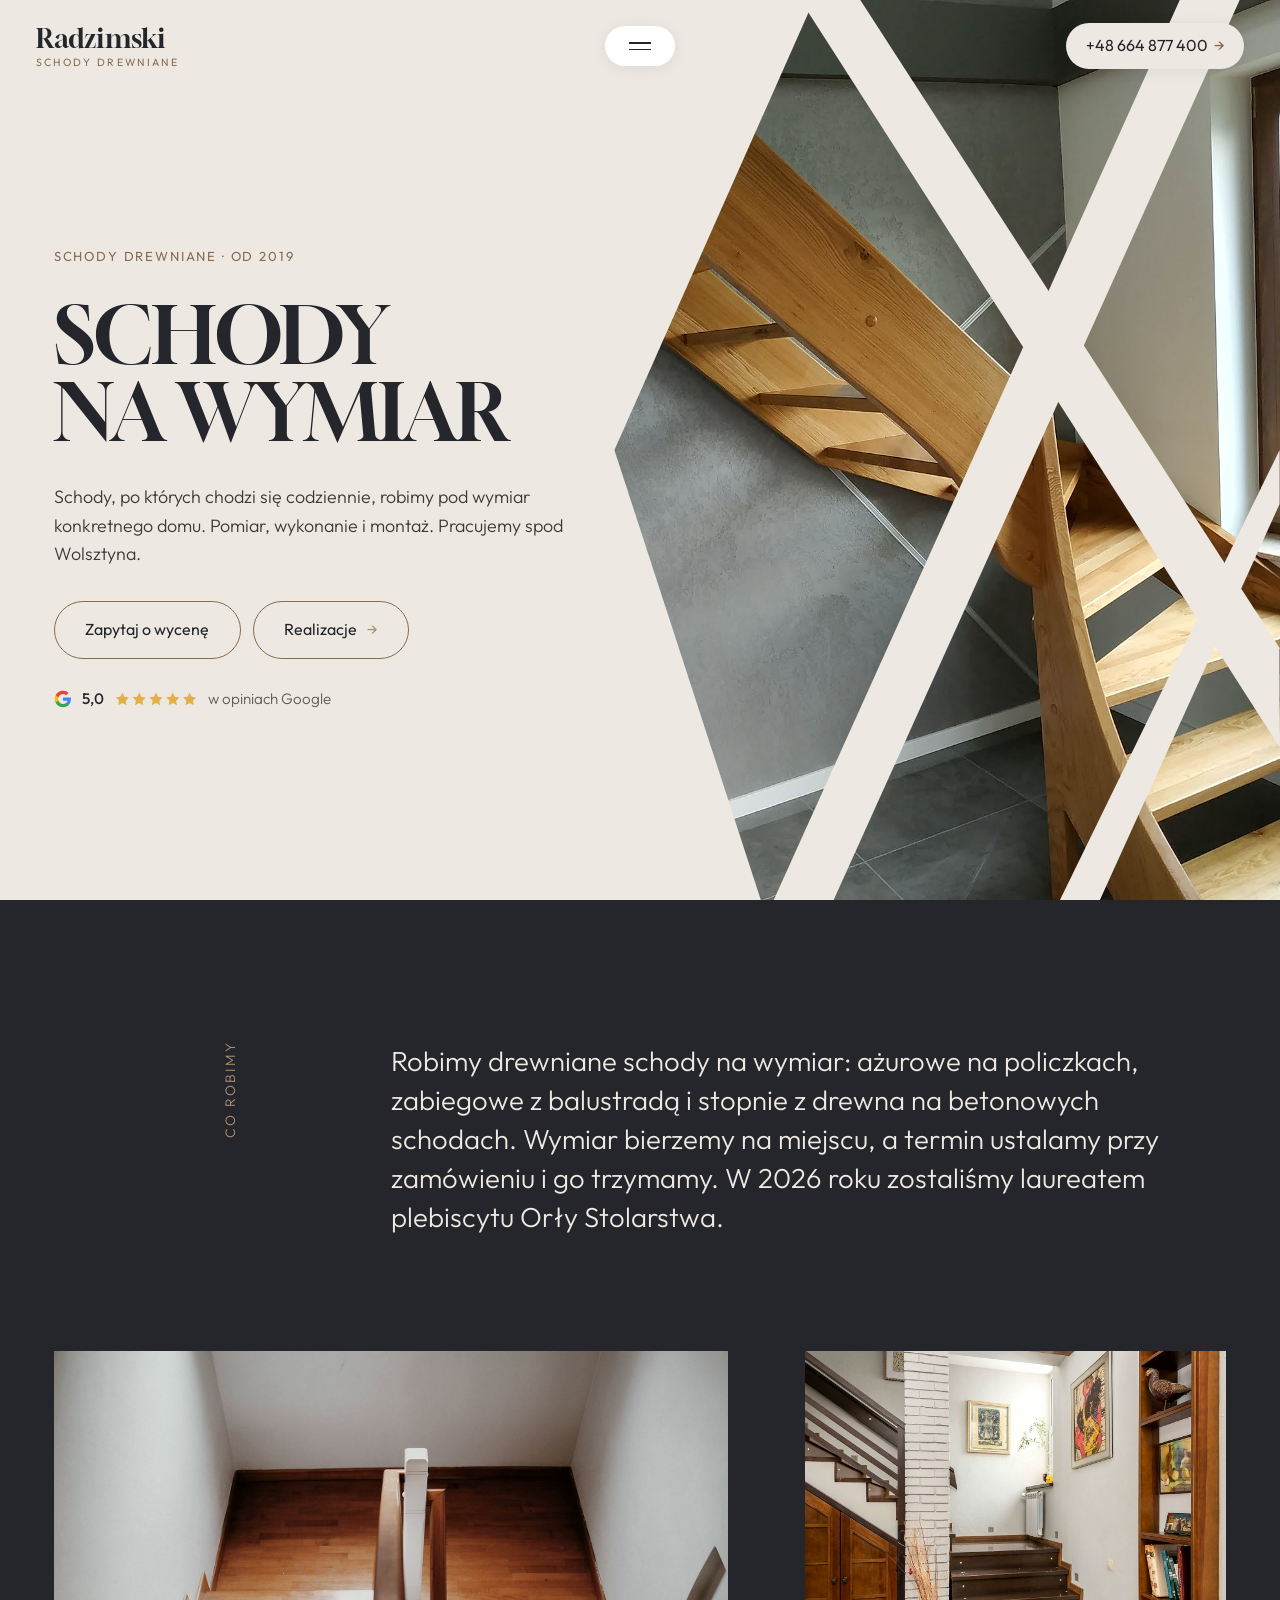
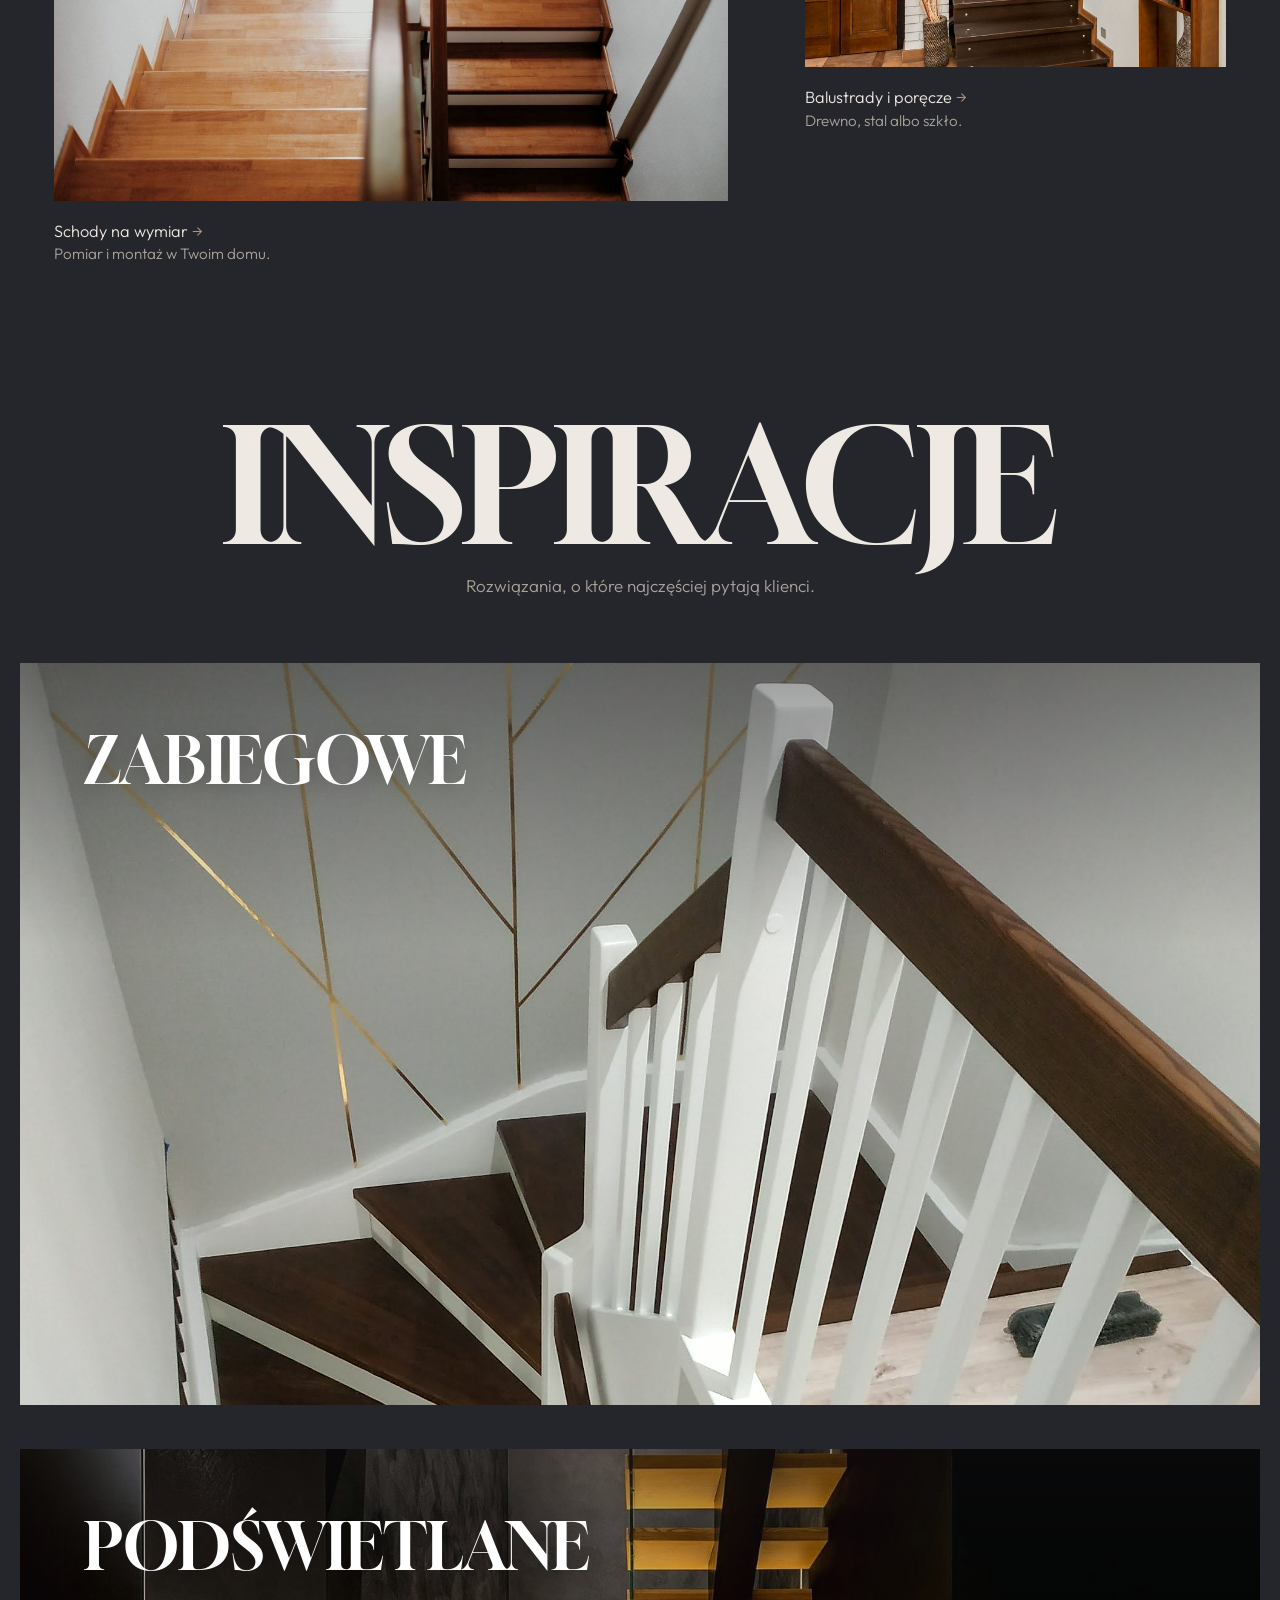
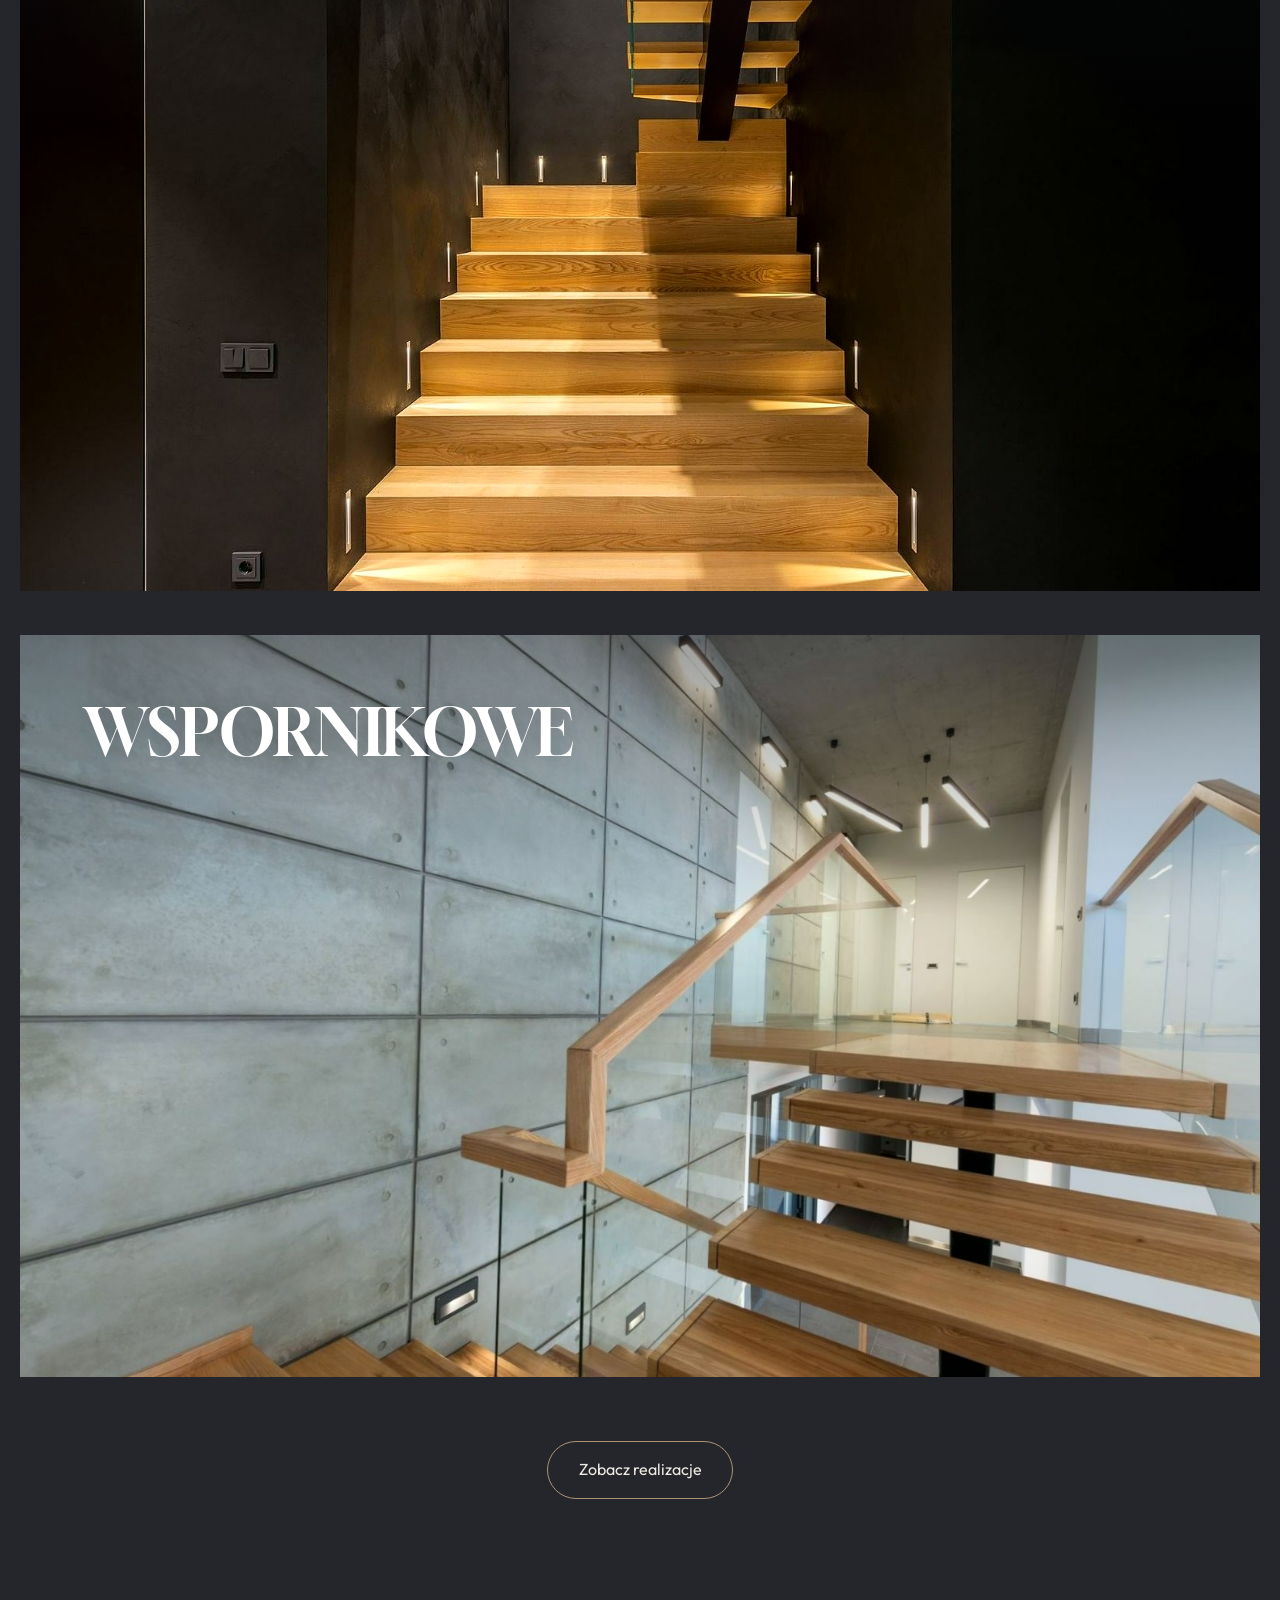
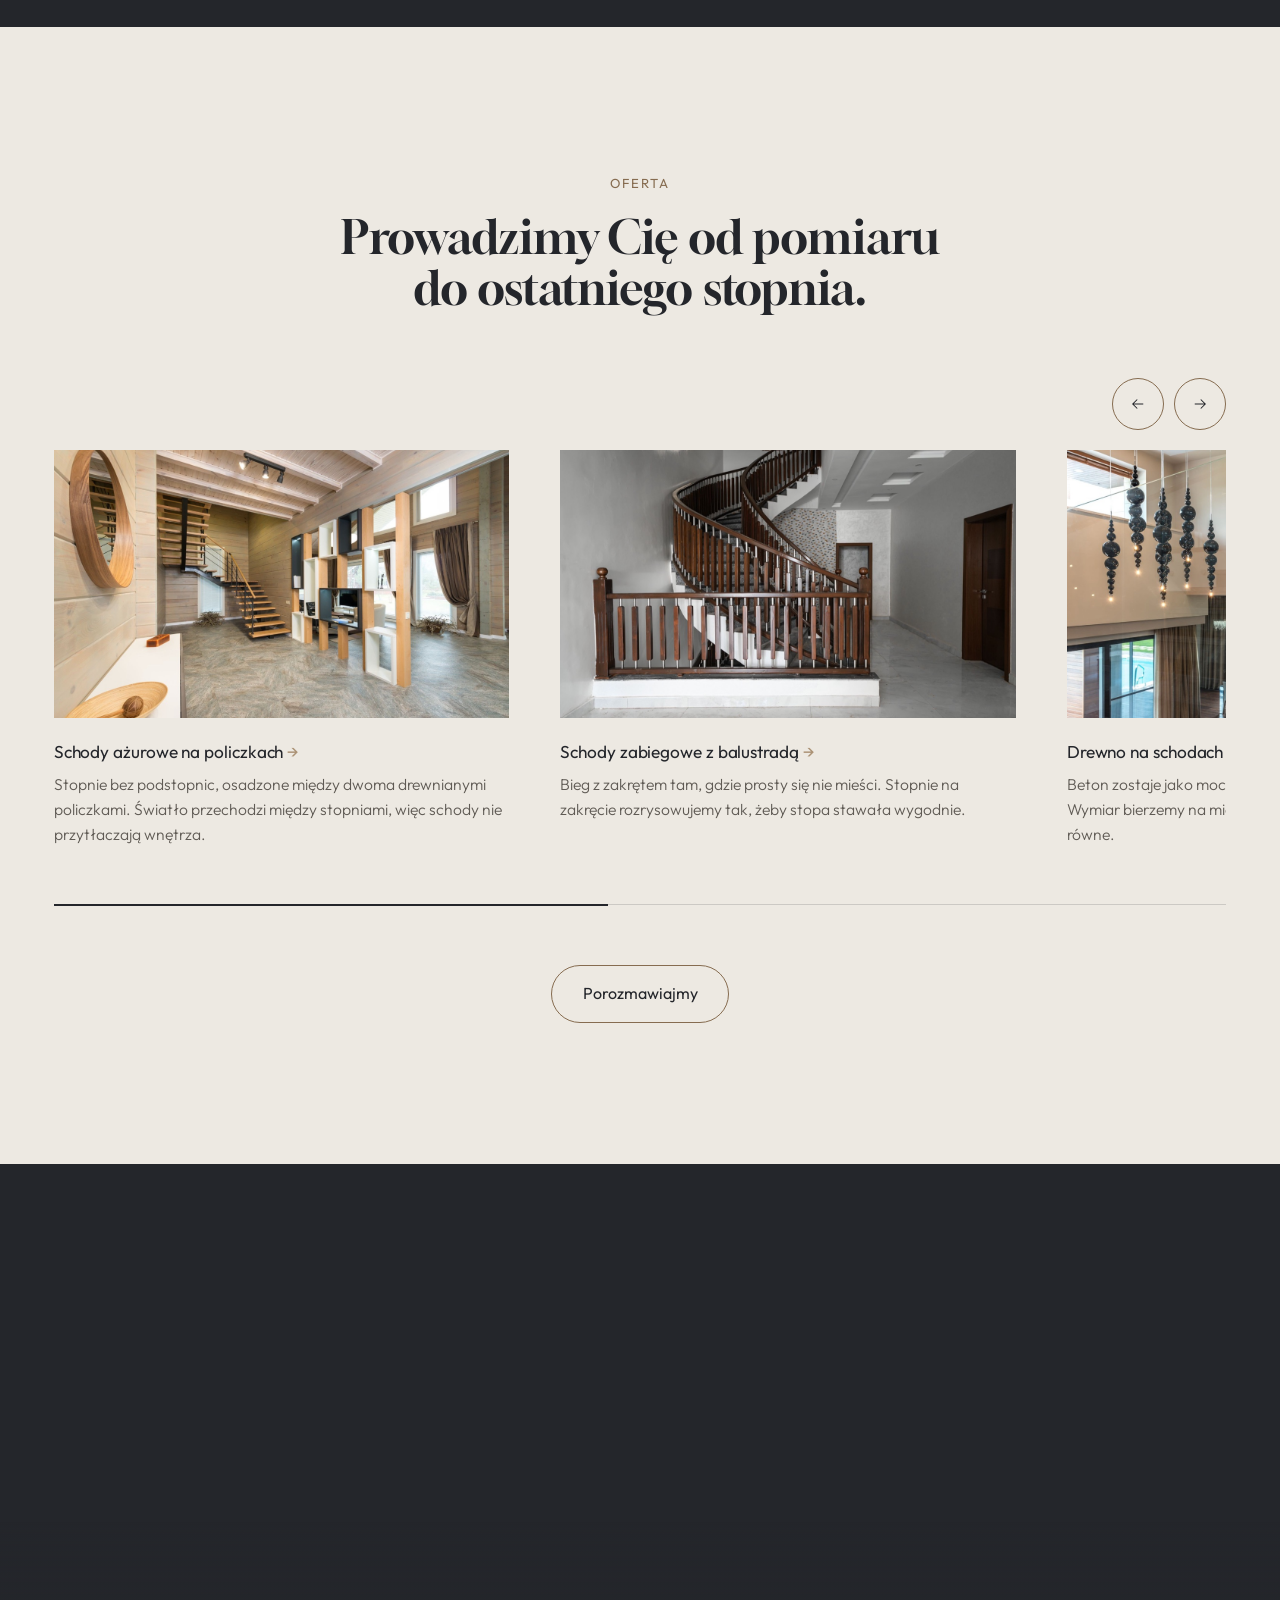
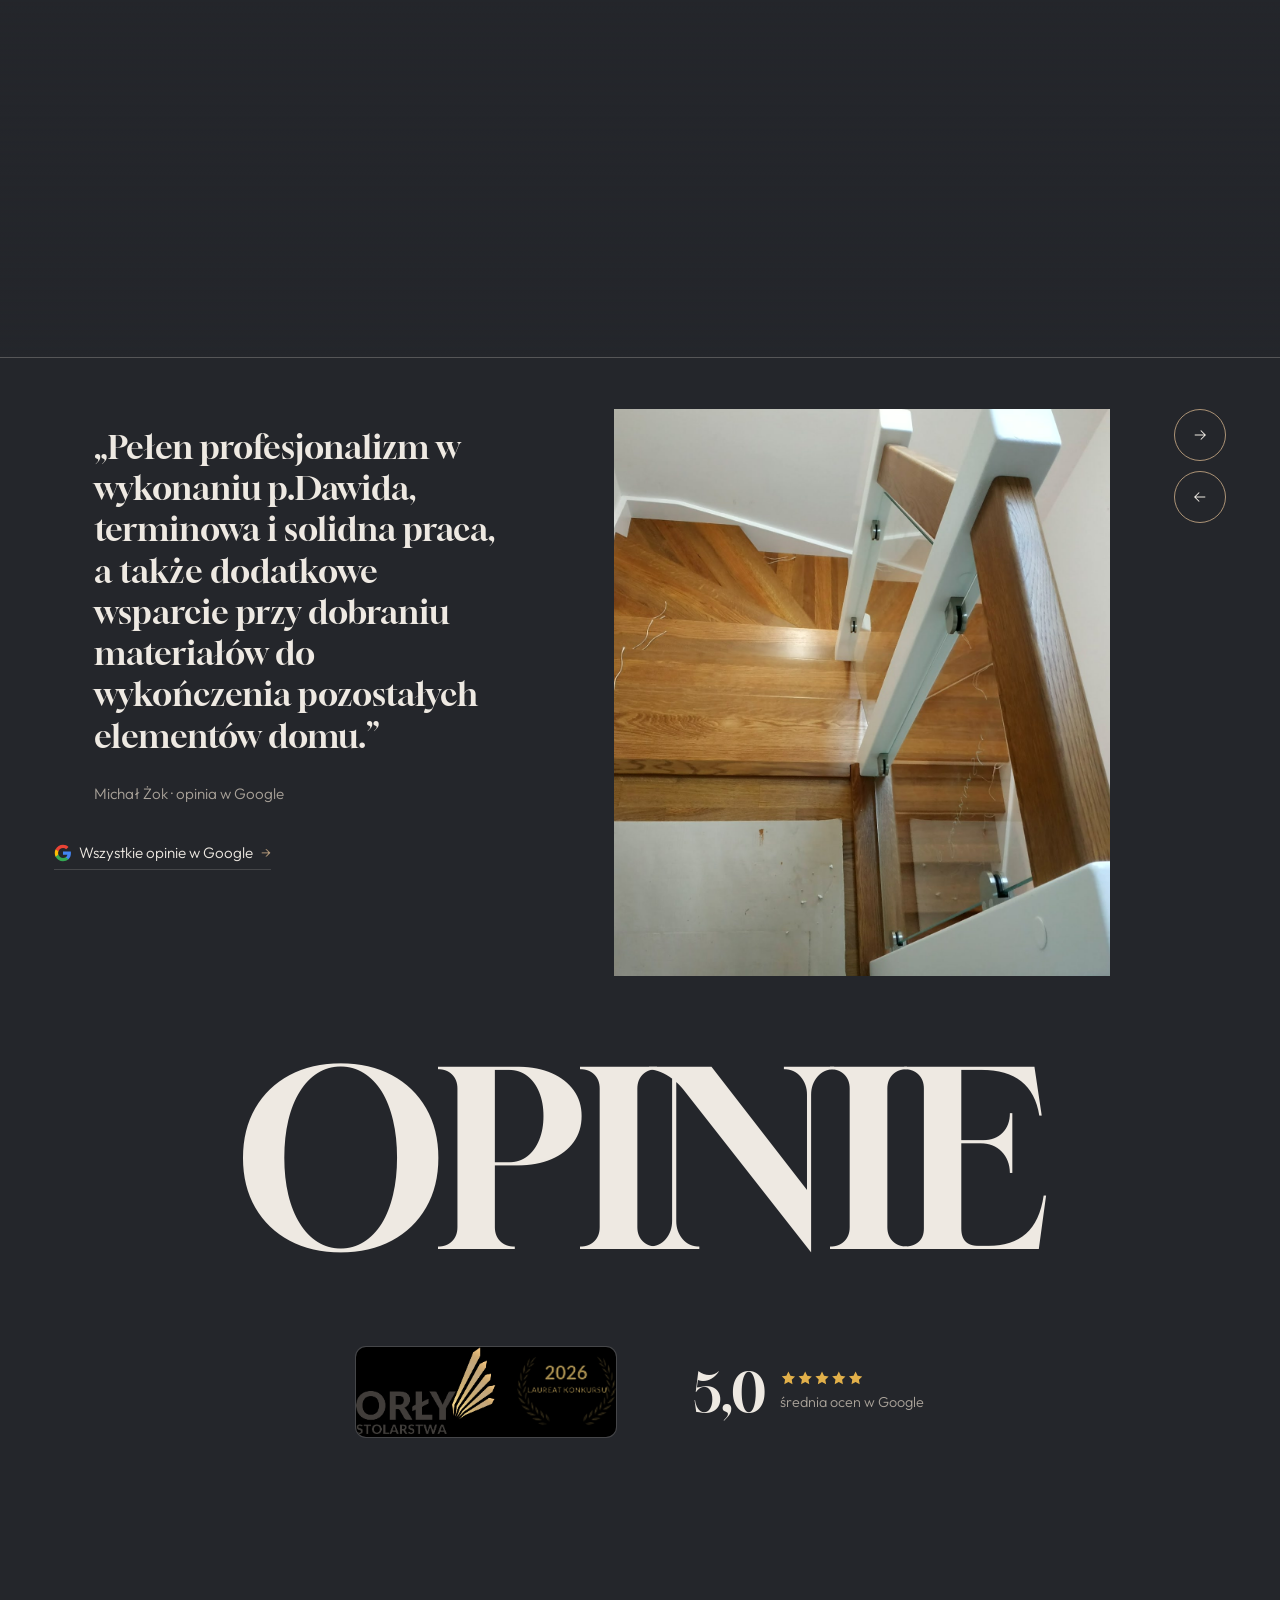
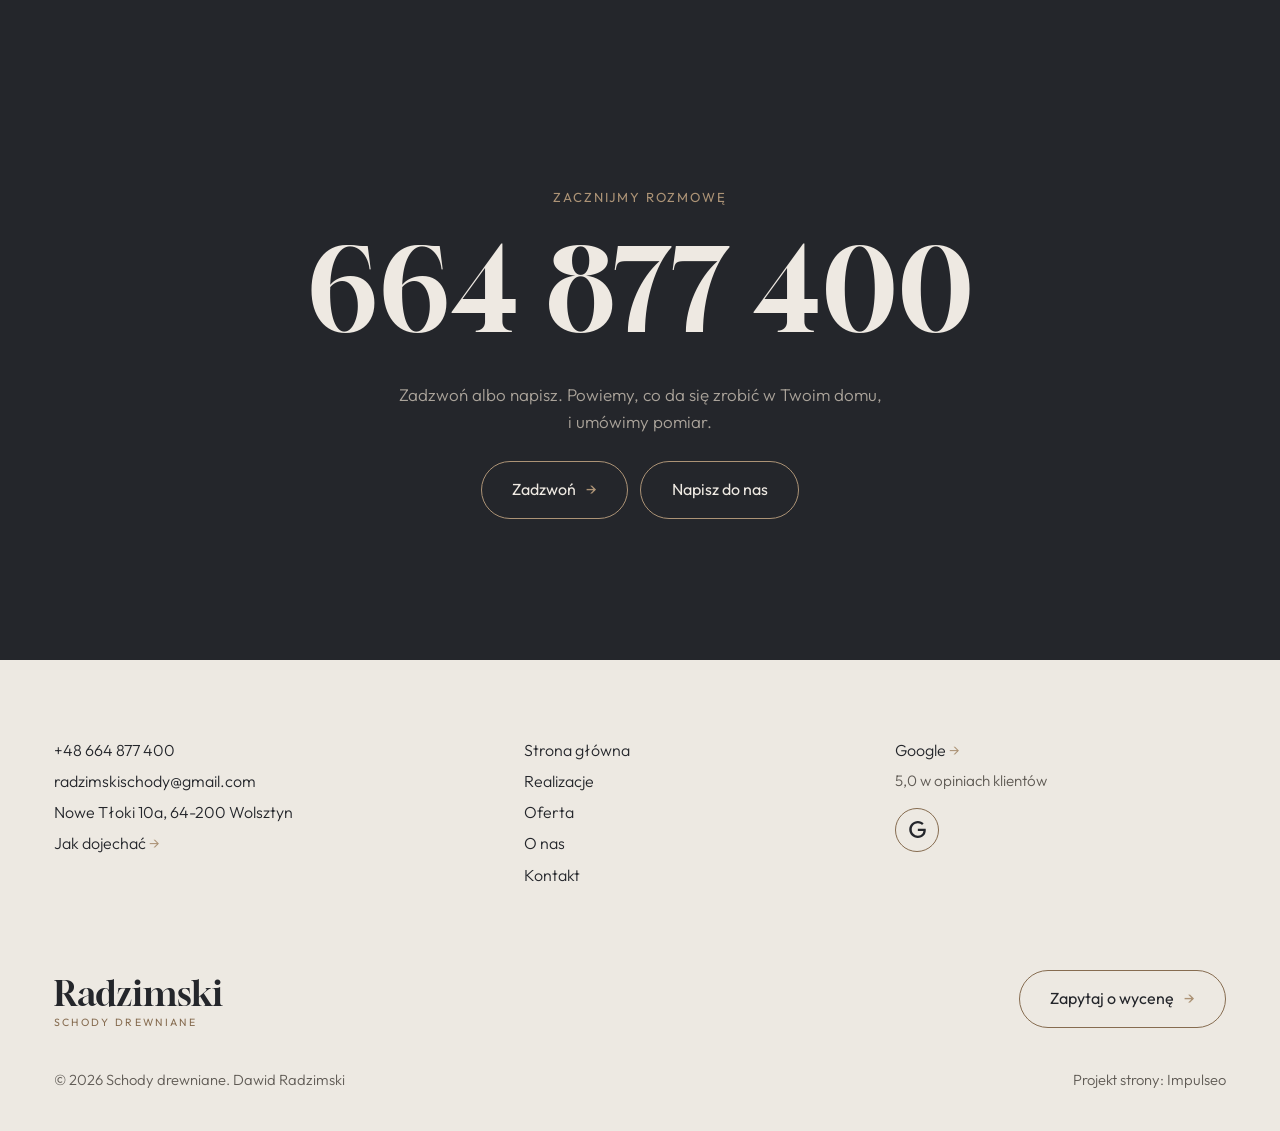
<file: index.html>
<!DOCTYPE html>
<html lang="pl">
<head>
<meta charset="UTF-8">
<meta name="viewport" content="width=device-width, initial-scale=1.0">
<title>Schody drewniane. Dawid Radzimski - schody drewniane na wymiar</title>
<meta name="description" content="Schody drewniane spod Wolsztyna: ażurowe, zabiegowe, okładanie betonu, balustrady. Pomiar i montaż. Zadzwoń: +48 664 877 400.">
<link rel="canonical" href="https://kris20032.github.io/schody-drewniane-dawid-radzimski/">
<meta name="robots" content="noindex, nofollow">
<meta property="og:type" content="website">
<meta property="og:locale" content="pl_PL">
<meta property="og:site_name" content="Schody drewniane. Dawid Radzimski">
<meta property="og:title" content="Schody drewniane. Dawid Radzimski - schody drewniane na wymiar">
<meta property="og:description" content="Schody drewniane spod Wolsztyna: ażurowe, zabiegowe, okładanie betonu, balustrady. Pomiar i montaż. Zadzwoń: +48 664 877 400.">
<meta property="og:url" content="https://kris20032.github.io/schody-drewniane-dawid-radzimski/">
<meta property="og:image" content="https://kris20032.github.io/schody-drewniane-dawid-radzimski/img/og.jpg">
<meta property="og:image:width" content="1200">
<meta property="og:image:height" content="630">
<meta name="twitter:card" content="summary_large_image">
<script type="application/ld+json">{"@context": "https://schema.org", "@type": "LocalBusiness", "name": "Schody drewniane. Dawid Radzimski", "url": "https://kris20032.github.io/schody-drewniane-dawid-radzimski/", "telephone": "+48664877400", "image": "https://kris20032.github.io/schody-drewniane-dawid-radzimski/img/og.jpg", "areaServed": "Wolsztyn", "sameAs": ["https://www.google.com/maps?cid=7790141071055994152"]}</script>
<link rel="preconnect" href="https://fonts.googleapis.com">
<link rel="preconnect" href="https://fonts.gstatic.com" crossorigin>
<link href="https://fonts.googleapis.com/css2?family=Gloock&family=Outfit:wght@300;400;500&display=swap" rel="stylesheet">
<link rel="preconnect" href="https://api.fontshare.com" crossorigin>
<link href="https://api.fontshare.com/v2/css?f[]=satoshi@300,400,500&display=swap" rel="stylesheet">
<link rel="stylesheet" href="assets/styles.css?v=k3">
<meta name="nb-deploy" content="31195f797501">
<meta name="theme-color" content="#EDE9E2">
</head>
<body>

<header class="nav">
  <div class="nav-inner">
    <a class="brand" href="index.html"><span class="name">Radzimski</span><span class="sub">Schody drewniane</span></a>
    <button class="nav-toggle" aria-label="Menu" aria-expanded="false" aria-controls="menu"><span></span><span></span><span></span></button>
    <a class="nav-phone" href="tel:+48664877400" aria-label="Zadzwoń +48 664 877 400"><span class="num">+48 664 877 400</span> <span class="arr">→</span><svg class="ico" viewBox="0 0 24 24" fill="none" aria-hidden="true"><path d="M6.6 10.8a15.5 15.5 0 0 0 6.6 6.6l2.2-2.2a1 1 0 0 1 1-.24 11.4 11.4 0 0 0 3.6.58 1 1 0 0 1 1 1V20a1 1 0 0 1-1 1A17 17 0 0 1 3 4a1 1 0 0 1 1-1h3.5a1 1 0 0 1 1 1c0 1.25.2 2.46.58 3.6a1 1 0 0 1-.25 1l-2.23 2.2Z" fill="currentColor"/></svg></a>
  </div>
</header>
<nav class="nav-links" id="menu" aria-label="Menu główne">
    <a href="index.html" aria-current="page">Strona główna</a>
    <a href="realizacje.html">Realizacje</a>
    <a href="oferta.html">Oferta</a>
    <a href="o-nas.html">O nas</a>
    <a href="kontakt.html">Kontakt</a>
    <div class="menu-foot"><a href="tel:+48664877400">+48 664 877 400</a><br><a href="mailto:radzimskischody@gmail.com">radzimskischody@gmail.com</a><br>Nowe Tłoki 10a, 64-200 Wolsztyn</div>
</nav>

<main>
<section class="hero">
  <div class="hero-art"><img src="img/hero.jpg" fetchpriority="high" alt="Dębowe schody ażurowe przy oknie - realizacja Schody drewniane. Dawid Radzimski" width="1940" height="1390"><svg class="stripes" viewBox="0 0 100 100" preserveAspectRatio="none" aria-hidden="true"><polygon points="28,0 37,0 100,72 100,83"/><polygon points="85,0 94,0 33,100 24,100"/><polygon points="100,50 100,56 73,100 67,100"/></svg></div>
  <div class="wrap">
    <div class="hero-copy">
      <span class="eyebrow">Schody drewniane · od 2019</span>
      <h1>Schody<br>na wymiar</h1>
      <p class="lead">Schody, po których chodzi się codziennie, robimy pod wymiar konkretnego domu. Pomiar, wykonanie i montaż. Pracujemy spod Wolsztyna.</p>
      <div class="hero-actions"><a href="kontakt.html" class="btn">Zapytaj o wycenę</a><a href="realizacje.html" class="btn">Realizacje <span class="arr">→</span></a></div>
      <a class="rating" href="https://www.google.com/maps?cid=7790141071055994152" target="_blank" rel="noopener"><svg viewBox="0 0 24 24" width="18" height="18" aria-hidden="true"><path fill="#4285F4" d="M22.56 12.25c0-.78-.07-1.53-.2-2.25H12v4.26h5.92c-.26 1.37-1.04 2.53-2.21 3.31v2.77h3.57c2.08-1.92 3.28-4.74 3.28-8.09z"/><path fill="#34A853" d="M12 23c2.97 0 5.46-.98 7.28-2.66l-3.57-2.77c-.98.66-2.23 1.06-3.71 1.06-2.86 0-5.29-1.93-6.16-4.53H2.18v2.84C3.99 20.53 7.7 23 12 23z"/><path fill="#FBBC05" d="M5.84 14.09c-.22-.66-.35-1.36-.35-2.09s.13-1.43.35-2.09V7.07H2.18C1.43 8.55 1 10.22 1 12s.43 3.45 1.18 4.93l2.85-2.22.81-.62z"/><path fill="#EA4335" d="M12 5.38c1.62 0 3.06.56 4.21 1.64l3.15-3.15C17.45 2.09 14.97 1 12 1 7.7 1 3.99 3.47 2.18 7.07l3.66 2.84c.87-2.6 3.3-4.53 6.16-4.53z"/></svg><b>5,0</b><svg class="stars" viewBox="0 0 90 18" width="84" height="17" aria-hidden="true"><g fill="#E2B04A"><path transform="translate(0,0)" d="M9 1.6l2.2 4.46 4.92.72-3.56 3.47.84 4.9L9 12.74l-4.4 2.31.84-4.9L1.88 6.68l4.92-.72L9 1.6Z"/><path transform="translate(18,0)" d="M9 1.6l2.2 4.46 4.92.72-3.56 3.47.84 4.9L9 12.74l-4.4 2.31.84-4.9L1.88 6.68l4.92-.72L9 1.6Z"/><path transform="translate(36,0)" d="M9 1.6l2.2 4.46 4.92.72-3.56 3.47.84 4.9L9 12.74l-4.4 2.31.84-4.9L1.88 6.68l4.92-.72L9 1.6Z"/><path transform="translate(54,0)" d="M9 1.6l2.2 4.46 4.92.72-3.56 3.47.84 4.9L9 12.74l-4.4 2.31.84-4.9L1.88 6.68l4.92-.72L9 1.6Z"/><path transform="translate(72,0)" d="M9 1.6l2.2 4.46 4.92.72-3.56 3.47.84 4.9L9 12.74l-4.4 2.31.84-4.9L1.88 6.68l4.92-.72L9 1.6Z"/></g></svg><span>w opiniach Google</span></a>
    </div>
  </div>
</section>
<section class="dark pad">
  <div class="wrap">
    <div class="intro reveal">
      <span class="vlabel">Co robimy</span>
      <div>
      <p>Robimy drewniane schody na wymiar: ażurowe na policzkach, zabiegowe z balustradą i stopnie z drewna na betonowych schodach. Wymiar bierzemy na miejscu, a termin ustalamy przy zamówieniu i go trzymamy. W 2026 roku zostaliśmy laureatem plebiscytu Orły Stolarstwa.</p>
      </div>
    </div>
  </div>

  <div class="wrap">
    <div class="stagger">
      <a href="oferta.html" class="reveal"><figure><div class="ph"><img src="img/g5.jpg" alt="Drewniane schody z poręczą w domu klienta" loading="lazy" width="1600" height="1066" decoding="async"></div><figcaption>Schody na wymiar <span class="arr">→</span><span class="sub">Pomiar i montaż w Twoim domu.</span></figcaption></figure></a>
      <a href="oferta.html" class="small reveal"><figure><div class="ph"><img src="img/g6.jpg" alt="Ciemne drewniane stopnie z metalową balustradą" loading="lazy" width="1600" height="1068" decoding="async"></div><figcaption>Balustrady i poręcze <span class="arr">→</span><span class="sub">Drewno, stal albo szkło.</span></figcaption></figure></a>
    </div>
  </div>
</section>
<section class="dark" style="padding-bottom:clamp(80px,10vw,140px)">
  <h2 class="giant long reveal">Inspiracje</h2>
  <p class="giant-sub reveal">Rozwiązania, o które najczęściej pytają klienci.</p>
  <div class="works">
    <a class="work reveal" href="oferta.html"><img src="img/about.jpg" alt="Schody zabiegowe z białą balustradą i drewnianą poręczą" loading="lazy" width="2048" height="1500" decoding="async"><h3>Zabiegowe</h3></a>
    <a class="work reveal" href="oferta.html"><img src="img/g3.jpg" alt="Drewniane schody z podświetleniem stopni" loading="lazy" width="1600" height="1068" decoding="async"><h3>Podświetlane</h3></a>
    <a class="work reveal" href="oferta.html"><img src="img/g4.jpg" alt="Schody wspornikowe z balustradą ze szkła" loading="lazy" width="1534" height="990" decoding="async"><h3>Wspornikowe</h3></a>
  </div>
  <div class="works-cta reveal"><a class="btn" href="realizacje.html">Zobacz realizacje</a></div>
</section>
<section class="pad">
  <div class="wrap">
    <div class="svc-head reveal">
      <span class="eyebrow">Oferta</span>
      <h2>Prowadzimy Cię od pomiaru do&nbsp;ostatniego stopnia.</h2>
    </div>
    <div class="car reveal">
      <div class="car-nav"><button class="round" data-dir="-1" aria-label="Poprzednie"><svg viewBox="0 0 24 24" fill="none" aria-hidden="true"><path d="M19 12H5M11 6l-6 6 6 6" stroke="currentColor" stroke-width="1.4"/></svg></button><button class="round" data-dir="1" aria-label="Następne"><svg viewBox="0 0 24 24" fill="none" aria-hidden="true"><path d="M5 12h14M13 6l6 6-6 6" stroke="currentColor" stroke-width="1.4"/></svg></button></div>
      <div class="car-track">
      <a class="card" href="oferta.html"><div class="ph"><img src="img/s1.jpg" alt="Ażurowe schody z drewnianymi stopniami na stalowej belce" loading="lazy" width="1200" height="800" decoding="async"></div><h3>Schody ażurowe na policzkach <span class="arr">→</span></h3><p>Stopnie bez podstopnic, osadzone między dwoma drewnianymi policzkami. Światło przechodzi między stopniami, więc schody nie przytłaczają wnętrza.</p></a>
      <a class="card" href="oferta.html"><div class="ph"><img src="img/s2.jpg" alt="Kręte schody z drewnianą balustradą" loading="lazy" width="1200" height="800" decoding="async"></div><h3>Schody zabiegowe z balustradą <span class="arr">→</span></h3><p>Bieg z zakrętem tam, gdzie prosty się nie mieści. Stopnie na zakręcie rozrysowujemy tak, żeby stopa stawała wygodnie.</p></a>
      <a class="card" href="oferta.html"><div class="ph"><img src="img/s3.jpg" alt="Masywne drewniane stopnie z balustradą ze szkła" loading="lazy" width="1200" height="800" decoding="async"></div><h3>Drewno na schodach betonowych <span class="arr">→</span></h3><p>Beton zostaje jako mocna baza, a pod stopą masz ciepłe stopnie. Wymiar bierzemy na miejscu, bo betonowe stopnie rzadko są równe.</p></a>
      <a class="card" href="oferta.html"><div class="ph"><img src="img/s4.jpg" alt="Drewniana poręcz z kutymi tralkami" loading="lazy" width="1200" height="800" decoding="async"></div><h3>Balustrady: drewno, stal, szkło <span class="arr">→</span></h3><p>Balustradę dobieramy razem ze schodami: drewniane tralki, białe stalowe pręty albo szkło, które zostawia klatkę schodową jasną.</p></a>
      <a class="card" href="oferta.html"><div class="ph"><img src="img/s5.jpg" alt="Zbliżenie drewnianych stopni i podstopnic" loading="lazy" width="1200" height="800" decoding="async"></div><h3>Dobór drewna i wykończenia <span class="arr">→</span></h3><p>Kolor stopni ma grać z podłogą, drzwiami i ścianą. Pomagamy dobrać drewno i wykończenie, a przy okazji materiały do reszty domu.</p></a>
      </div>
      <div class="car-bar"><i></i></div>
    </div>
    <div class="center reveal" style="margin-top:clamp(40px,5vw,60px)"><a class="btn" href="kontakt.html">Porozmawiajmy</a></div>
  </div>
</section>
<section class="bleed stopklatka" role="img" aria-label="Białe schody z ciemnymi stopniami i metalową balustradą"><div class="stk-bg" style="background-image:url(img/g1.jpg)"></div></section>
<section class="dark pad" style="padding-top:clamp(30px,4vw,60px)">
  <div class="wrap">
    <div class="tst reveal">
      <div class="tst-quotes">
        <figure class="tst-q on"><blockquote>„Pełen profesjonalizm w wykonaniu p.&#8288;Dawida, terminowa i solidna praca, a także dodatkowe wsparcie przy dobraniu materiałów do wykończenia pozostałych elementów domu.”</blockquote><span class="who">Michał Żok · opinia w Google</span></figure>
        <figure class="tst-q"><blockquote>„Bardzo profesjonalna firma, godna polecenia. Jesteśmy bardzo zadowoleni.”</blockquote><span class="who">Krzysztof Belcarz · opinia w Google</span></figure>
        <a class="tst-src" href="https://www.google.com/maps?cid=7790141071055994152" target="_blank" rel="noopener"><svg viewBox="0 0 24 24" width="18" height="18" aria-hidden="true"><path fill="#4285F4" d="M22.56 12.25c0-.78-.07-1.53-.2-2.25H12v4.26h5.92c-.26 1.37-1.04 2.53-2.21 3.31v2.77h3.57c2.08-1.92 3.28-4.74 3.28-8.09z"/><path fill="#34A853" d="M12 23c2.97 0 5.46-.98 7.28-2.66l-3.57-2.77c-.98.66-2.23 1.06-3.71 1.06-2.86 0-5.29-1.93-6.16-4.53H2.18v2.84C3.99 20.53 7.7 23 12 23z"/><path fill="#FBBC05" d="M5.84 14.09c-.22-.66-.35-1.36-.35-2.09s.13-1.43.35-2.09V7.07H2.18C1.43 8.55 1 10.22 1 12s.43 3.45 1.18 4.93l2.85-2.22.81-.62z"/><path fill="#EA4335" d="M12 5.38c1.62 0 3.06.56 4.21 1.64l3.15-3.15C17.45 2.09 14.97 1 12 1 7.7 1 3.99 3.47 2.18 7.07l3.66 2.84c.87-2.6 3.3-4.53 6.16-4.53z"/></svg>Wszystkie opinie w Google <span class="arr">→</span></a>
      </div>
      <div class="tst-img"><img src="img/g2.jpg" alt="Drewniane schody z balustradą ze szkła" loading="lazy" width="1976" height="1460" decoding="async"></div>
      <div class="tst-nav"><button class="round" data-q="1" aria-label="Następna opinia"><svg viewBox="0 0 24 24" fill="none" aria-hidden="true"><path d="M5 12h14M13 6l6 6-6 6" stroke="currentColor" stroke-width="1.4"/></svg></button><button class="round" data-q="-1" aria-label="Poprzednia opinia"><svg viewBox="0 0 24 24" fill="none" aria-hidden="true"><path d="M19 12H5M11 6l-6 6 6 6" stroke="currentColor" stroke-width="1.4"/></svg></button></div>
    </div>
  </div>
  <h2 class="giant reveal" style="margin-top:clamp(40px,5vw,70px)">Opinie</h2>
  <div class="wrap">
    <div class="badges reveal">
      <div class="badge-img"><img src="img/odznaka-orly-stolarstwa.png" alt="Orły Stolarstwa - laureat plebiscytu 2026" loading="lazy" decoding="async" width="362" height="125"></div>
      <a class="badge-g" href="https://www.google.com/maps?cid=7790141071055994152" target="_blank" rel="noopener"><span class="score">5,0</span><span><svg class="stars" viewBox="0 0 90 18" width="84" height="17" aria-hidden="true"><g fill="#E2B04A"><path transform="translate(0,0)" d="M9 1.6l2.2 4.46 4.92.72-3.56 3.47.84 4.9L9 12.74l-4.4 2.31.84-4.9L1.88 6.68l4.92-.72L9 1.6Z"/><path transform="translate(18,0)" d="M9 1.6l2.2 4.46 4.92.72-3.56 3.47.84 4.9L9 12.74l-4.4 2.31.84-4.9L1.88 6.68l4.92-.72L9 1.6Z"/><path transform="translate(36,0)" d="M9 1.6l2.2 4.46 4.92.72-3.56 3.47.84 4.9L9 12.74l-4.4 2.31.84-4.9L1.88 6.68l4.92-.72L9 1.6Z"/><path transform="translate(54,0)" d="M9 1.6l2.2 4.46 4.92.72-3.56 3.47.84 4.9L9 12.74l-4.4 2.31.84-4.9L1.88 6.68l4.92-.72L9 1.6Z"/><path transform="translate(72,0)" d="M9 1.6l2.2 4.46 4.92.72-3.56 3.47.84 4.9L9 12.74l-4.4 2.31.84-4.9L1.88 6.68l4.92-.72L9 1.6Z"/></g></svg><small>średnia ocen w Google</small></span></a>
    </div>
  </div>
</section>
<section class="cta dark pad">
  <div class="wrap reveal">
    <span class="eyebrow">Zacznijmy rozmowę</span>
    <a class="bigphone" href="tel:+48664877400">664 877 400</a>
    <p class="note">Zadzwoń albo napisz. Powiemy, co da się zrobić w Twoim domu, i umówimy pomiar.</p>
    <a class="btn on-dark" href="tel:+48664877400">Zadzwoń <span class="arr">→</span></a>
    <a class="btn on-dark" href="kontakt.html" style="margin-left:8px">Napisz do nas</a>
  </div>
</section>
</main>

<footer>
  <div class="wrap">
    <div class="foot-top">
      <div class="foot-col">
        <a href="tel:+48664877400">+48 664 877 400</a>
        <a href="mailto:radzimskischody@gmail.com">radzimskischody@gmail.com</a>
        <p>Nowe Tłoki 10a, 64-200 Wolsztyn</p>
        <a href="https://www.google.com/maps?cid=7790141071055994152" target="_blank" rel="noopener">Jak dojechać <span class="arr">→</span></a>
      </div>
      <div class="foot-col">
        <a href="index.html">Strona główna</a>
        <a href="realizacje.html">Realizacje</a>
        <a href="oferta.html">Oferta</a>
        <a href="o-nas.html">O nas</a>
        <a href="kontakt.html">Kontakt</a>
      </div>
      <div class="foot-col">
        <a href="https://www.google.com/maps?cid=7790141071055994152" target="_blank" rel="noopener">Google <span class="arr">→</span></a>
        <p class="s">5,0 w opiniach klientów</p>
        <p style="margin-top:14px"><a class="soc" href="https://www.google.com/maps?cid=7790141071055994152" target="_blank" rel="noopener" aria-label="Google - Schody drewniane. Dawid Radzimski"><svg viewBox="0 0 24 24" aria-hidden="true" focusable="false"><path d="M12.48 10.92v3.28h7.84c-.24 1.84-.853 3.187-1.787 4.133-1.147 1.147-2.933 2.4-6.053 2.4-4.827 0-8.6-3.893-8.6-8.72s3.773-8.72 8.6-8.72c2.6 0 4.507 1.027 5.907 2.347l2.307-2.307C18.747 1.44 16.133 0 12.48 0 5.867 0 .307 5.387.307 12s5.56 12 12.173 12c3.573 0 6.267-1.173 8.373-3.36 2.16-2.16 2.84-5.213 2.84-7.667 0-.76-.053-1.467-.173-2.053H12.48z" fill="currentColor"/></svg></a></p>
      </div>
    </div>
    <div class="foot-mid">
      <a class="brand" href="index.html"><span class="name">Radzimski</span><span class="sub">Schody drewniane</span></a>
      <a class="btn" href="kontakt.html">Zapytaj o wycenę <span class="arr">→</span></a>
    </div>
    <div class="foot-bot">
      <span>© 2026 Schody drewniane. Dawid Radzimski</span>
      <span>Projekt strony: <a class="foot-credit" href="https://impulseo.pl" target="_blank" rel="noopener">Impulseo</a></span>
    </div>
  </div>
</footer>
<div class="sticky-reserve"><a class="sr-book" href="kontakt.html">Zapytaj o wycenę</a><a class="sr-call" href="tel:+48664877400" aria-label="Zadzwoń"><svg class="ico-tel" width="18" height="18" viewBox="0 0 24 24" fill="none" aria-hidden="true"><path d="M6.6 10.8a15.5 15.5 0 0 0 6.6 6.6l2.2-2.2a1 1 0 0 1 1-.24 11.4 11.4 0 0 0 3.6.58 1 1 0 0 1 1 1V20a1 1 0 0 1-1 1A17 17 0 0 1 3 4a1 1 0 0 1 1-1h3.5a1 1 0 0 1 1 1c0 1.25.2 2.46.58 3.6a1 1 0 0 1-.25 1l-2.23 2.2Z" fill="currentColor"/></svg></a></div>
<div class="demo-wazne" data-do="2026-11-10" data-cykl="3" hidden><svg class="dw-ico" width="13" height="13" viewBox="0 0 24 24" fill="none" aria-hidden="true"><circle cx="12" cy="12" r="8.6" stroke="currentColor" stroke-width="1.8"/><path d="M12 7.2V12l3.3 2" stroke="currentColor" stroke-width="1.8" stroke-linecap="round"/></svg><span class="dw-txt"></span></div>

<script src="assets/main.js?v=k3"></script>
</body>
</html>
</file>
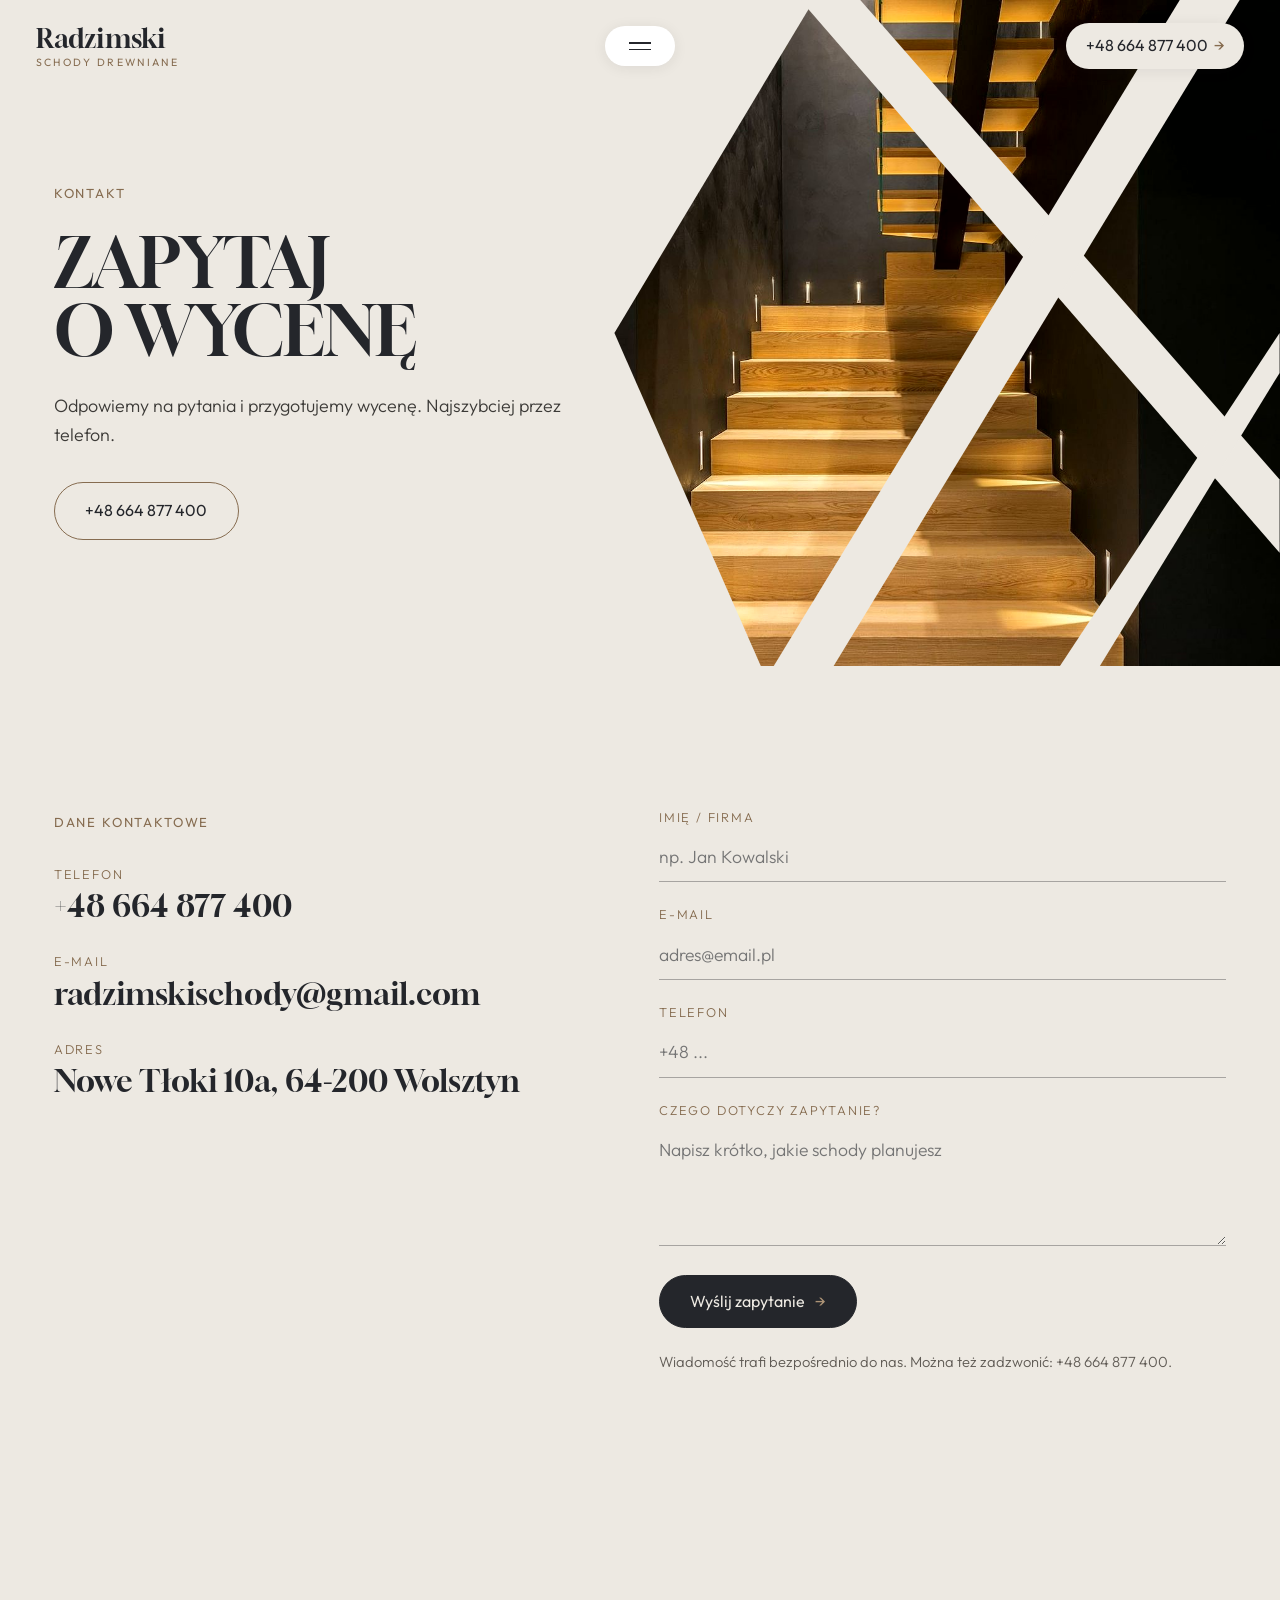
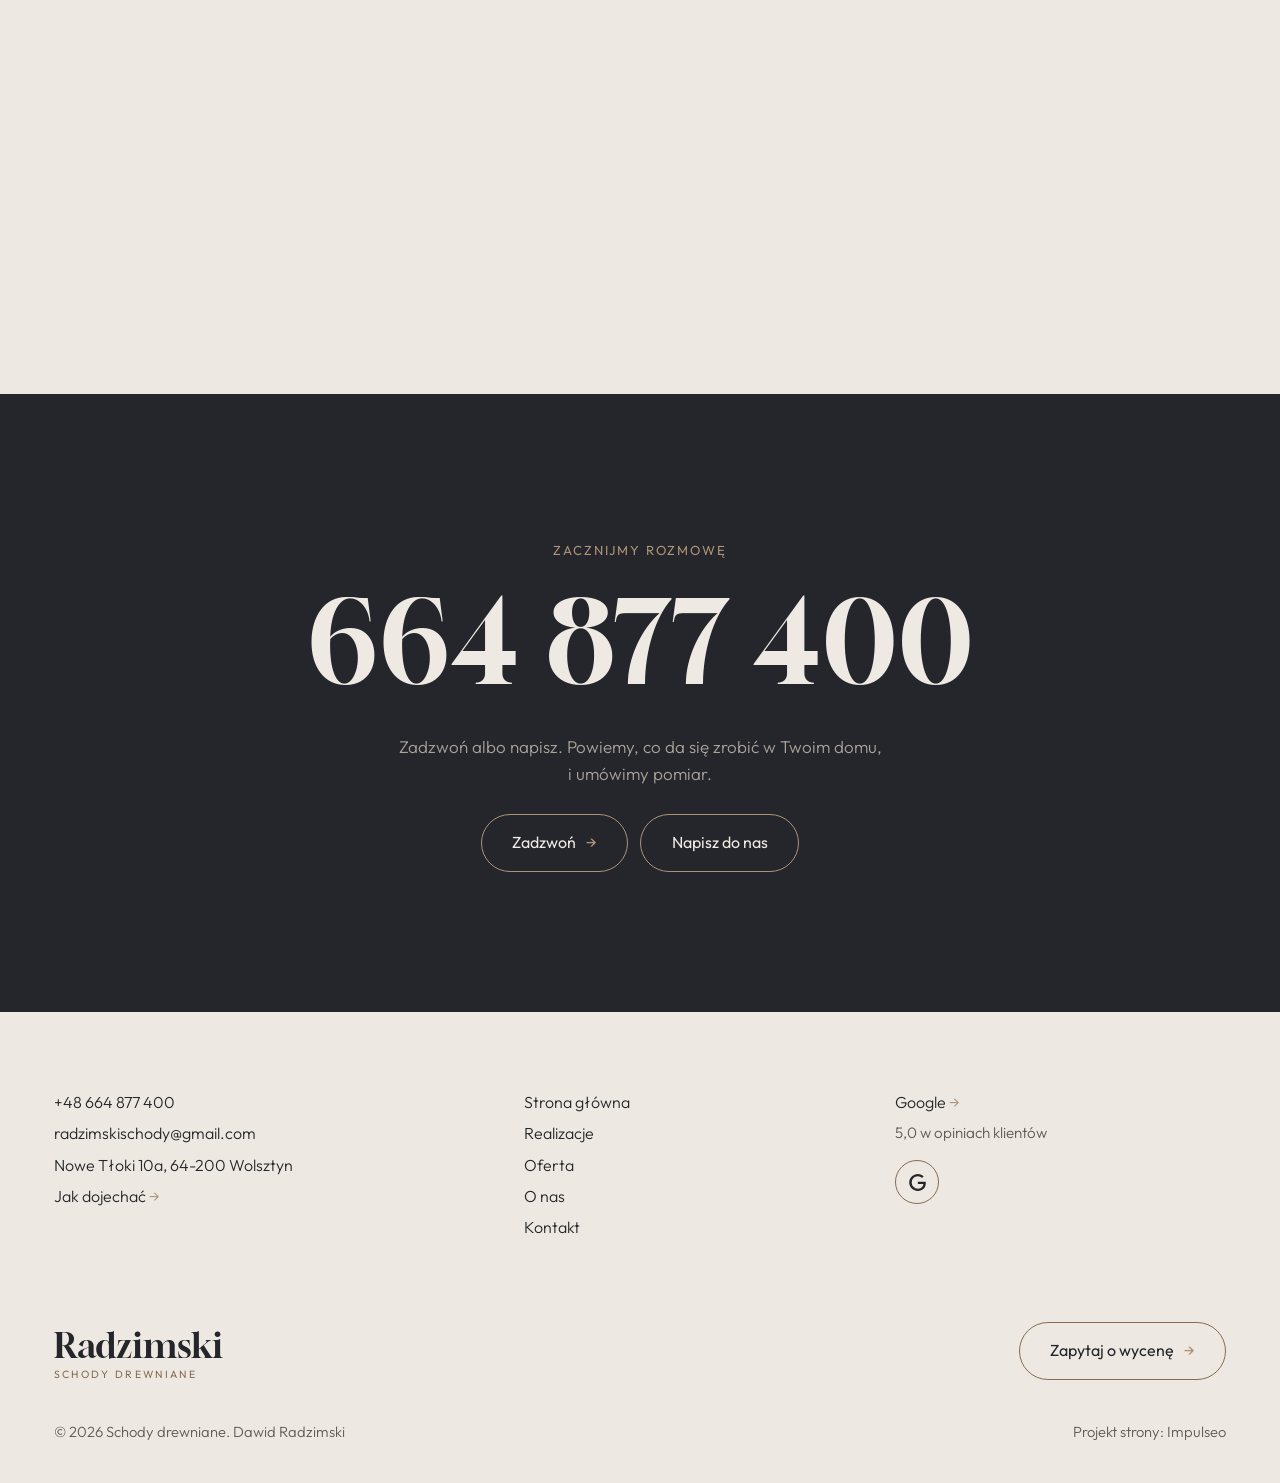
<file: kontakt.html>
<!DOCTYPE html>
<html lang="pl">
<head>
<meta charset="UTF-8">
<meta name="viewport" content="width=device-width, initial-scale=1.0">
<title>Kontakt - Schody drewniane. Dawid Radzimski</title>
<meta name="description" content="Kontakt Schody drewniane. Dawid Radzimski - Nowe Tłoki 10a, 64-200 Wolsztyn">
<link rel="canonical" href="https://kris20032.github.io/schody-drewniane-dawid-radzimski/kontakt.html">
<meta name="robots" content="noindex, nofollow">
<meta property="og:type" content="website">
<meta property="og:locale" content="pl_PL">
<meta property="og:site_name" content="Schody drewniane. Dawid Radzimski">
<meta property="og:title" content="Kontakt - Schody drewniane. Dawid Radzimski">
<meta property="og:description" content="Kontakt Schody drewniane. Dawid Radzimski - Nowe Tłoki 10a, 64-200 Wolsztyn">
<meta property="og:url" content="https://kris20032.github.io/schody-drewniane-dawid-radzimski/kontakt.html">
<meta property="og:image" content="https://kris20032.github.io/schody-drewniane-dawid-radzimski/img/og.jpg">
<meta property="og:image:width" content="1200">
<meta property="og:image:height" content="630">
<meta name="twitter:card" content="summary_large_image">
<link rel="preconnect" href="https://fonts.googleapis.com">
<link rel="preconnect" href="https://fonts.gstatic.com" crossorigin>
<link href="https://fonts.googleapis.com/css2?family=Gloock&family=Outfit:wght@300;400;500&display=swap" rel="stylesheet">
<link rel="preconnect" href="https://api.fontshare.com" crossorigin>
<link href="https://api.fontshare.com/v2/css?f[]=satoshi@300,400,500&display=swap" rel="stylesheet">
<link rel="stylesheet" href="assets/styles.css?v=k3">
<meta name="theme-color" content="#EDE9E2">
</head>
<body>

<header class="nav">
  <div class="nav-inner">
    <a class="brand" href="index.html"><span class="name">Radzimski</span><span class="sub">Schody drewniane</span></a>
    <button class="nav-toggle" aria-label="Menu" aria-expanded="false" aria-controls="menu"><span></span><span></span><span></span></button>
    <a class="nav-phone" href="tel:+48664877400" aria-label="Zadzwoń +48 664 877 400"><span class="num">+48 664 877 400</span> <span class="arr">→</span><svg class="ico" viewBox="0 0 24 24" fill="none" aria-hidden="true"><path d="M6.6 10.8a15.5 15.5 0 0 0 6.6 6.6l2.2-2.2a1 1 0 0 1 1-.24 11.4 11.4 0 0 0 3.6.58 1 1 0 0 1 1 1V20a1 1 0 0 1-1 1A17 17 0 0 1 3 4a1 1 0 0 1 1-1h3.5a1 1 0 0 1 1 1c0 1.25.2 2.46.58 3.6a1 1 0 0 1-.25 1l-2.23 2.2Z" fill="currentColor"/></svg></a>
  </div>
</header>
<nav class="nav-links" id="menu" aria-label="Menu główne">
    <a href="index.html">Strona główna</a>
    <a href="realizacje.html">Realizacje</a>
    <a href="oferta.html">Oferta</a>
    <a href="o-nas.html">O nas</a>
    <a href="kontakt.html" aria-current="page">Kontakt</a>
    <div class="menu-foot"><a href="tel:+48664877400">+48 664 877 400</a><br><a href="mailto:radzimskischody@gmail.com">radzimskischody@gmail.com</a><br>Nowe Tłoki 10a, 64-200 Wolsztyn</div>
</nav>

<main>
<section class="hero sub">
  <div class="hero-art"><img src="img/g3.jpg" fetchpriority="high" alt="Drewniane schody z podświetleniem stopni" width="1600" height="1068"><svg class="stripes" viewBox="0 0 100 100" preserveAspectRatio="none" aria-hidden="true"><polygon points="28,0 37,0 100,72 100,83"/><polygon points="85,0 94,0 33,100 24,100"/><polygon points="100,50 100,56 73,100 67,100"/></svg></div>
  <div class="wrap">
    <div class="hero-copy">
      <span class="eyebrow">Kontakt</span>
      <h1>Zapytaj<br>o wycenę</h1>
      <p class="lead">Odpowiemy na pytania i przygotujemy wycenę. Najszybciej przez telefon.</p>
      <div class="hero-actions"><a href="tel:+48664877400" class="btn">+48 664 877 400</a></div>
    </div>
  </div>
</section>
<section class="pad">
  <div class="wrap contact-grid">
    <div class="reveal">
      <span class="eyebrow">Dane kontaktowe</span>
      <div class="info">
        <div><div class="lbl">Telefon</div><a class="val" href="tel:+48664877400">+48 664 877 400</a></div>
        <div><div class="lbl">E-mail</div><a class="val" href="mailto:radzimskischody@gmail.com">radzimskischody@gmail.com</a></div>
        <div><div class="lbl">Adres</div><span class="val">Nowe Tłoki 10a, 64-200 Wolsztyn</span></div>
      </div>
    </div>
    <div class="reveal">
      <form class="form" action="https://formsubmit.co/radzimskischody@gmail.com" method="POST">
        <input type="hidden" name="_subject" value="Zapytanie ze strony Schody drewniane. Dawid Radzimski">
        <input type="hidden" name="_captcha" value="false">
        <input type="hidden" name="_template" value="table">
        <div class="fld"><label for="name">Imię / firma</label><input id="name" name="name" type="text" placeholder="np. Jan Kowalski" required></div>
        <div class="fld"><label for="email">E-mail</label><input id="email" name="email" type="email" placeholder="adres@email.pl" required></div>
        <div class="fld"><label for="phone">Telefon</label><input id="phone" name="phone" type="tel" placeholder="+48 ..."></div>
        <div class="fld"><label for="msg">Czego dotyczy zapytanie?</label><textarea id="msg" name="message" placeholder="Napisz krótko, jakie schody planujesz" required></textarea></div>
        <div><button type="submit" class="btn btn-fill">Wyślij zapytanie <span class="arr">→</span></button></div>
        <p class="note">Wiadomość trafi bezpośrednio do nas. Można też zadzwonić: +48 664 877 400.</p>
      </form>
    </div>
  </div>
</section>
<section style="padding:0">
  <iframe class="map" title="Schody drewniane. Dawid Radzimski - Wolsztyn" src="https://maps.google.com/maps?q=52.133854%2C16.1582971&z=15&output=embed" loading="lazy" referrerpolicy="no-referrer-when-downgrade"></iframe>
</section>
<section class="cta dark pad">
  <div class="wrap reveal">
    <span class="eyebrow">Zacznijmy rozmowę</span>
    <a class="bigphone" href="tel:+48664877400">664 877 400</a>
    <p class="note">Zadzwoń albo napisz. Powiemy, co da się zrobić w Twoim domu, i umówimy pomiar.</p>
    <a class="btn on-dark" href="tel:+48664877400">Zadzwoń <span class="arr">→</span></a>
    <a class="btn on-dark" href="kontakt.html" style="margin-left:8px">Napisz do nas</a>
  </div>
</section>
</main>

<footer>
  <div class="wrap">
    <div class="foot-top">
      <div class="foot-col">
        <a href="tel:+48664877400">+48 664 877 400</a>
        <a href="mailto:radzimskischody@gmail.com">radzimskischody@gmail.com</a>
        <p>Nowe Tłoki 10a, 64-200 Wolsztyn</p>
        <a href="https://www.google.com/maps?cid=7790141071055994152" target="_blank" rel="noopener">Jak dojechać <span class="arr">→</span></a>
      </div>
      <div class="foot-col">
        <a href="index.html">Strona główna</a>
        <a href="realizacje.html">Realizacje</a>
        <a href="oferta.html">Oferta</a>
        <a href="o-nas.html">O nas</a>
        <a href="kontakt.html">Kontakt</a>
      </div>
      <div class="foot-col">
        <a href="https://www.google.com/maps?cid=7790141071055994152" target="_blank" rel="noopener">Google <span class="arr">→</span></a>
        <p class="s">5,0 w opiniach klientów</p>
        <p style="margin-top:14px"><a class="soc" href="https://www.google.com/maps?cid=7790141071055994152" target="_blank" rel="noopener" aria-label="Google - Schody drewniane. Dawid Radzimski"><svg viewBox="0 0 24 24" aria-hidden="true" focusable="false"><path d="M12.48 10.92v3.28h7.84c-.24 1.84-.853 3.187-1.787 4.133-1.147 1.147-2.933 2.4-6.053 2.4-4.827 0-8.6-3.893-8.6-8.72s3.773-8.72 8.6-8.72c2.6 0 4.507 1.027 5.907 2.347l2.307-2.307C18.747 1.44 16.133 0 12.48 0 5.867 0 .307 5.387.307 12s5.56 12 12.173 12c3.573 0 6.267-1.173 8.373-3.36 2.16-2.16 2.84-5.213 2.84-7.667 0-.76-.053-1.467-.173-2.053H12.48z" fill="currentColor"/></svg></a></p>
      </div>
    </div>
    <div class="foot-mid">
      <a class="brand" href="index.html"><span class="name">Radzimski</span><span class="sub">Schody drewniane</span></a>
      <a class="btn" href="kontakt.html">Zapytaj o wycenę <span class="arr">→</span></a>
    </div>
    <div class="foot-bot">
      <span>© 2026 Schody drewniane. Dawid Radzimski</span>
      <span>Projekt strony: <a class="foot-credit" href="https://impulseo.pl" target="_blank" rel="noopener">Impulseo</a></span>
    </div>
  </div>
</footer>
<div class="sticky-reserve"><a class="sr-book" href="kontakt.html">Zapytaj o wycenę</a><a class="sr-call" href="tel:+48664877400" aria-label="Zadzwoń"><svg class="ico-tel" width="18" height="18" viewBox="0 0 24 24" fill="none" aria-hidden="true"><path d="M6.6 10.8a15.5 15.5 0 0 0 6.6 6.6l2.2-2.2a1 1 0 0 1 1-.24 11.4 11.4 0 0 0 3.6.58 1 1 0 0 1 1 1V20a1 1 0 0 1-1 1A17 17 0 0 1 3 4a1 1 0 0 1 1-1h3.5a1 1 0 0 1 1 1c0 1.25.2 2.46.58 3.6a1 1 0 0 1-.25 1l-2.23 2.2Z" fill="currentColor"/></svg></a></div>
<div class="demo-wazne" data-do="2026-11-10" data-cykl="3" hidden><svg class="dw-ico" width="13" height="13" viewBox="0 0 24 24" fill="none" aria-hidden="true"><circle cx="12" cy="12" r="8.6" stroke="currentColor" stroke-width="1.8"/><path d="M12 7.2V12l3.3 2" stroke="currentColor" stroke-width="1.8" stroke-linecap="round"/></svg><span class="dw-txt"></span></div>

<script src="assets/main.js?v=k3"></script>
</body>
</html>
</file>
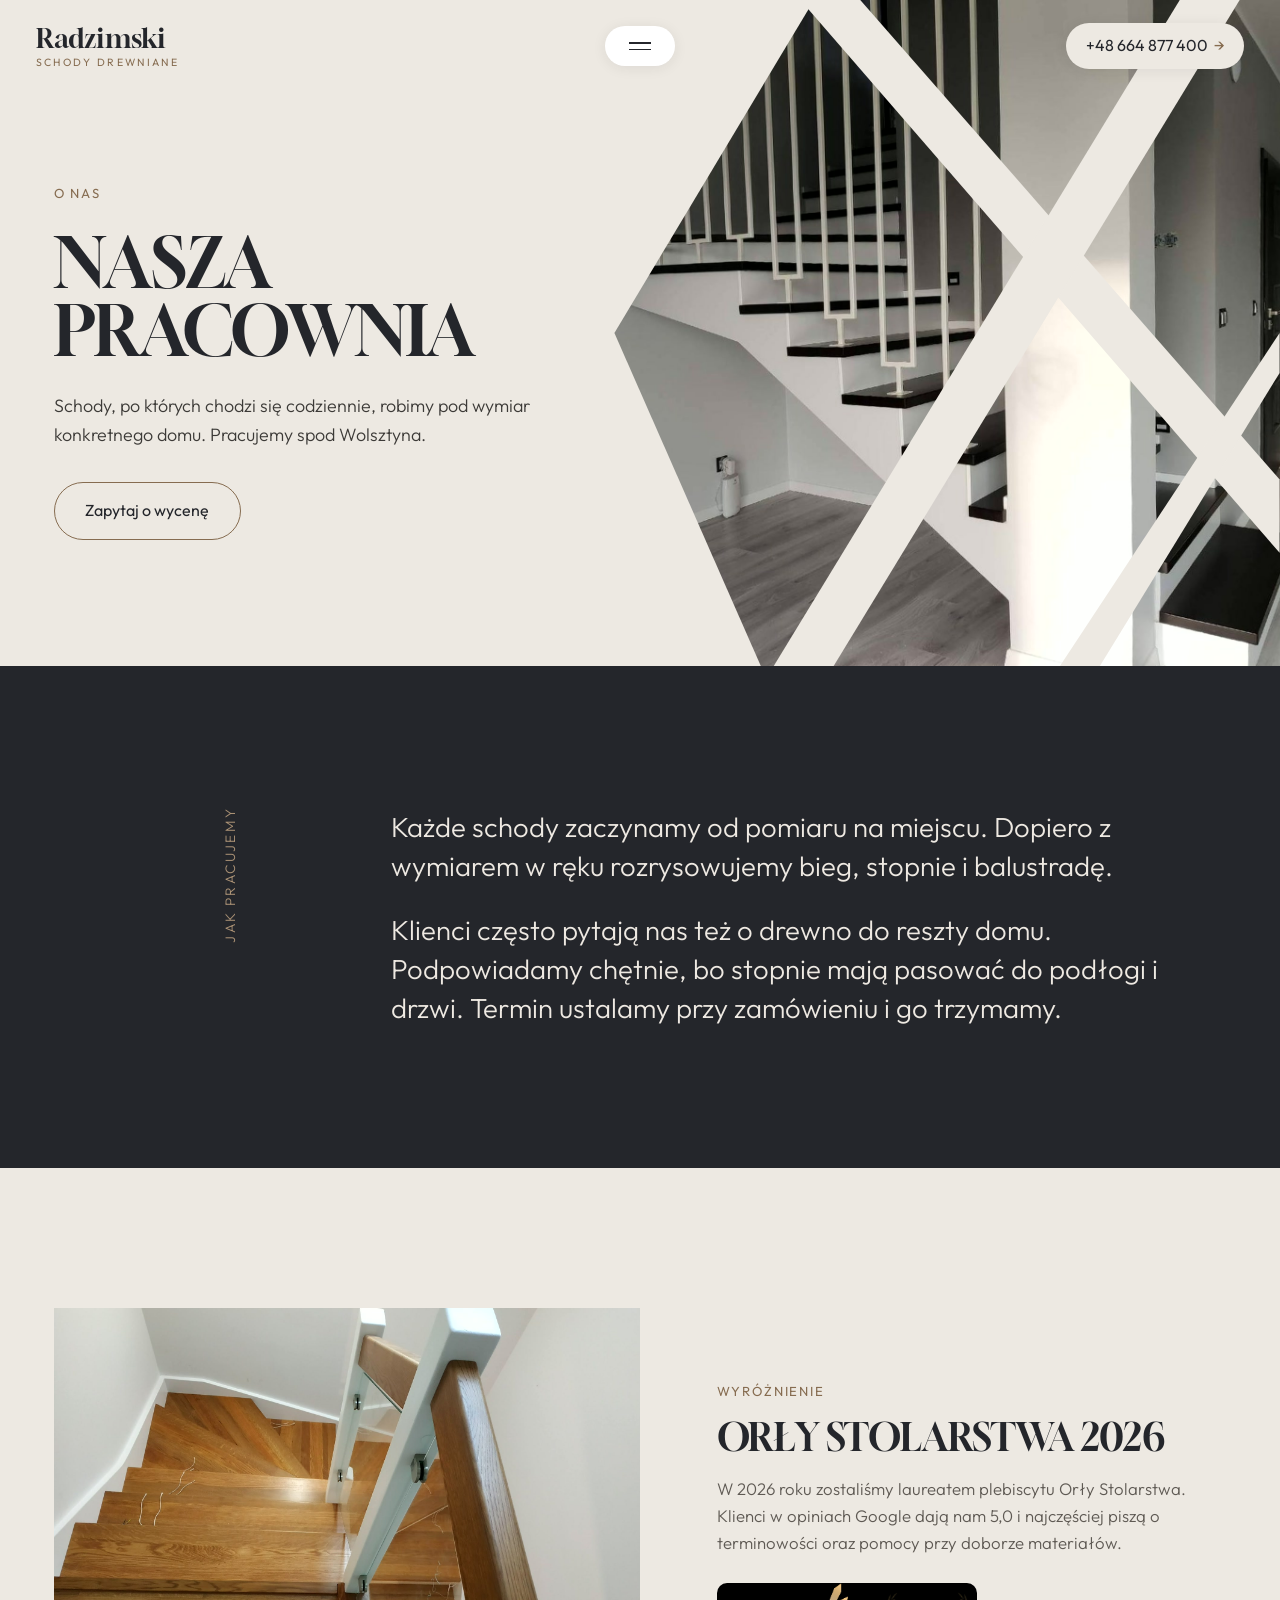
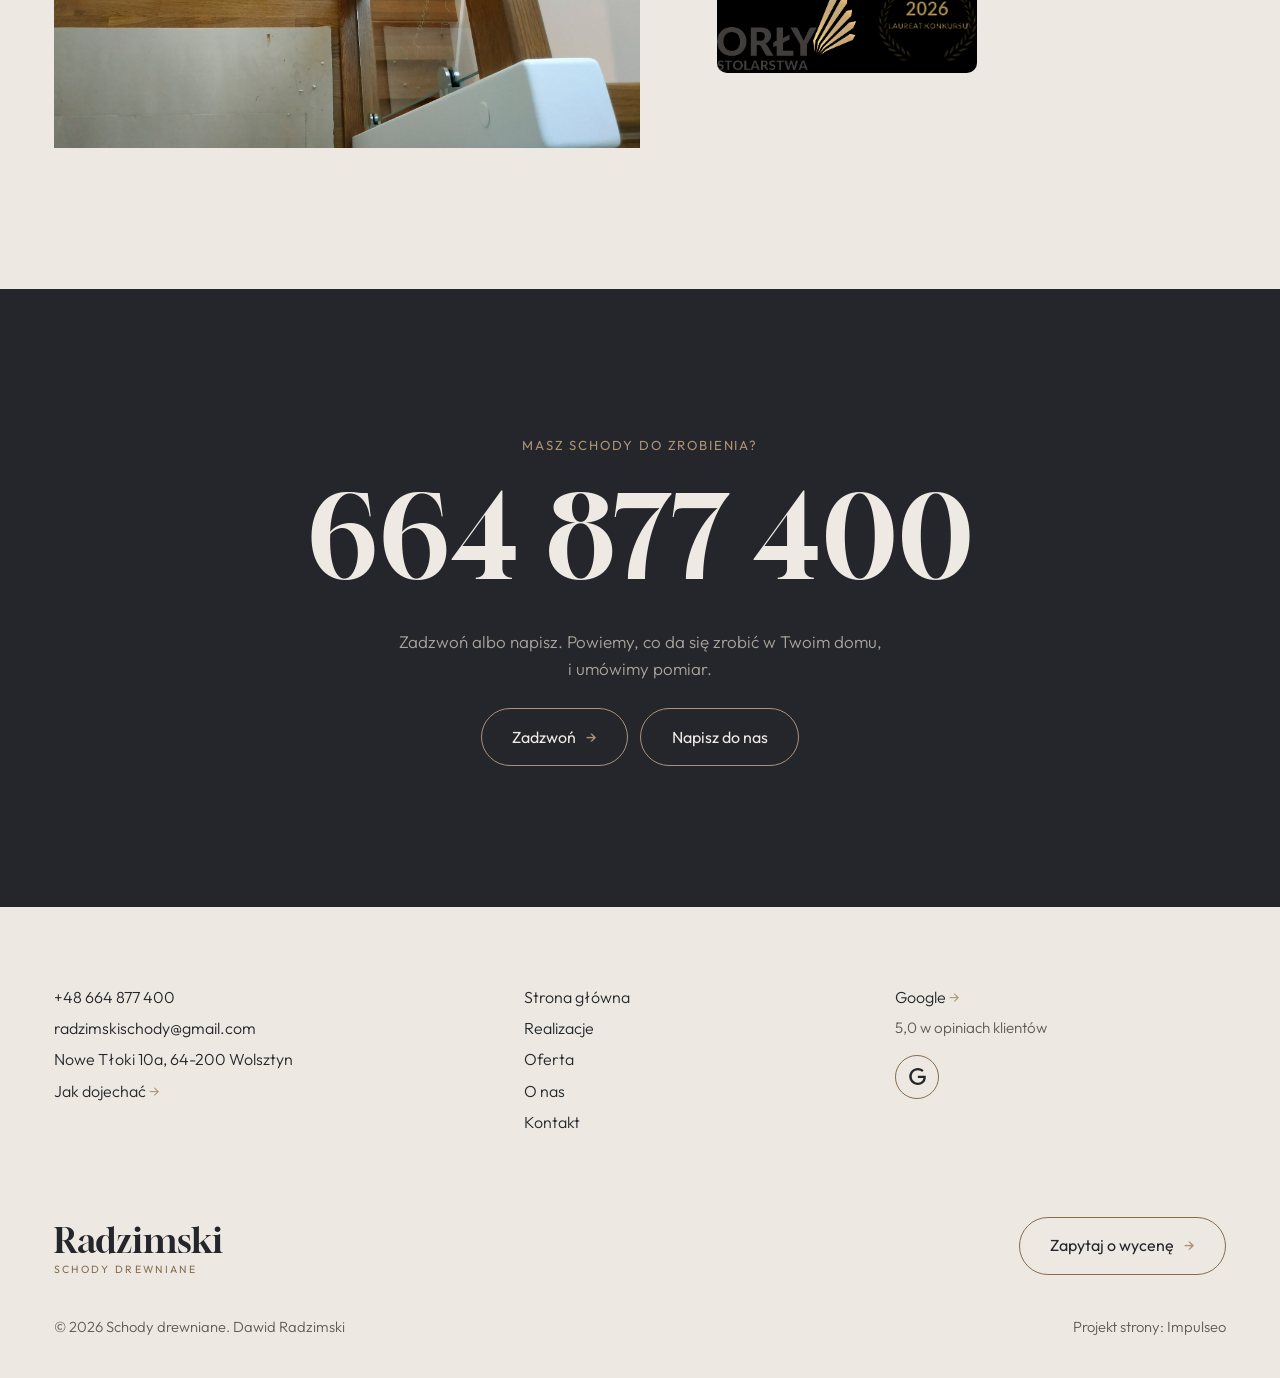
<file: o-nas.html>
<!DOCTYPE html>
<html lang="pl">
<head>
<meta charset="UTF-8">
<meta name="viewport" content="width=device-width, initial-scale=1.0">
<title>O nas - Schody drewniane. Dawid Radzimski</title>
<meta name="description" content="Schody drewniane spod Wolsztyna: ażurowe, zabiegowe, okładanie betonu, balustrady. Pomiar i montaż. Zadzwoń: +48 664 877 400.">
<link rel="canonical" href="https://kris20032.github.io/schody-drewniane-dawid-radzimski/o-nas.html">
<meta name="robots" content="noindex, nofollow">
<meta property="og:type" content="website">
<meta property="og:locale" content="pl_PL">
<meta property="og:site_name" content="Schody drewniane. Dawid Radzimski">
<meta property="og:title" content="O nas - Schody drewniane. Dawid Radzimski">
<meta property="og:description" content="Schody drewniane spod Wolsztyna: ażurowe, zabiegowe, okładanie betonu, balustrady. Pomiar i montaż. Zadzwoń: +48 664 877 400.">
<meta property="og:url" content="https://kris20032.github.io/schody-drewniane-dawid-radzimski/o-nas.html">
<meta property="og:image" content="https://kris20032.github.io/schody-drewniane-dawid-radzimski/img/og.jpg">
<meta property="og:image:width" content="1200">
<meta property="og:image:height" content="630">
<meta name="twitter:card" content="summary_large_image">
<link rel="preconnect" href="https://fonts.googleapis.com">
<link rel="preconnect" href="https://fonts.gstatic.com" crossorigin>
<link href="https://fonts.googleapis.com/css2?family=Gloock&family=Outfit:wght@300;400;500&display=swap" rel="stylesheet">
<link rel="preconnect" href="https://api.fontshare.com" crossorigin>
<link href="https://api.fontshare.com/v2/css?f[]=satoshi@300,400,500&display=swap" rel="stylesheet">
<link rel="stylesheet" href="assets/styles.css?v=k3">
<meta name="theme-color" content="#EDE9E2">
</head>
<body>

<header class="nav">
  <div class="nav-inner">
    <a class="brand" href="index.html"><span class="name">Radzimski</span><span class="sub">Schody drewniane</span></a>
    <button class="nav-toggle" aria-label="Menu" aria-expanded="false" aria-controls="menu"><span></span><span></span><span></span></button>
    <a class="nav-phone" href="tel:+48664877400" aria-label="Zadzwoń +48 664 877 400"><span class="num">+48 664 877 400</span> <span class="arr">→</span><svg class="ico" viewBox="0 0 24 24" fill="none" aria-hidden="true"><path d="M6.6 10.8a15.5 15.5 0 0 0 6.6 6.6l2.2-2.2a1 1 0 0 1 1-.24 11.4 11.4 0 0 0 3.6.58 1 1 0 0 1 1 1V20a1 1 0 0 1-1 1A17 17 0 0 1 3 4a1 1 0 0 1 1-1h3.5a1 1 0 0 1 1 1c0 1.25.2 2.46.58 3.6a1 1 0 0 1-.25 1l-2.23 2.2Z" fill="currentColor"/></svg></a>
  </div>
</header>
<nav class="nav-links" id="menu" aria-label="Menu główne">
    <a href="index.html">Strona główna</a>
    <a href="realizacje.html">Realizacje</a>
    <a href="oferta.html">Oferta</a>
    <a href="o-nas.html" aria-current="page">O nas</a>
    <a href="kontakt.html">Kontakt</a>
    <div class="menu-foot"><a href="tel:+48664877400">+48 664 877 400</a><br><a href="mailto:radzimskischody@gmail.com">radzimskischody@gmail.com</a><br>Nowe Tłoki 10a, 64-200 Wolsztyn</div>
</nav>

<main>
<section class="hero sub">
  <div class="hero-art"><img src="img/g1.jpg" fetchpriority="high" alt="Białe schody z ciemnymi stopniami" width="1924" height="1414"><svg class="stripes" viewBox="0 0 100 100" preserveAspectRatio="none" aria-hidden="true"><polygon points="28,0 37,0 100,72 100,83"/><polygon points="85,0 94,0 33,100 24,100"/><polygon points="100,50 100,56 73,100 67,100"/></svg></div>
  <div class="wrap">
    <div class="hero-copy">
      <span class="eyebrow">O nas</span>
      <h1>Nasza<br>pracownia</h1>
      <p class="lead">Schody, po których chodzi się codziennie, robimy pod wymiar konkretnego domu. Pracujemy spod Wolsztyna.</p>
      <div class="hero-actions"><a href="kontakt.html" class="btn">Zapytaj o wycenę</a></div>
    </div>
  </div>
</section>
<section class="dark pad">
  <div class="wrap">
    <div class="intro reveal">
      <span class="vlabel">Jak pracujemy</span>
      <div>
      <p>Każde schody zaczynamy od pomiaru na miejscu. Dopiero z wymiarem w ręku rozrysowujemy bieg, stopnie i balustradę.</p>
      <p>Klienci często pytają nas też o drewno do reszty domu. Podpowiadamy chętnie, bo stopnie mają pasować do podłogi i drzwi. Termin ustalamy przy zamówieniu i go trzymamy.</p>
      </div>
    </div>
  </div>

</section>
<section class="pad">
  <div class="wrap">
    <div class="row reveal">
      <div class="row-art"><img src="img/g2.jpg" alt="Drewniane schody z balustradą ze szkła" loading="lazy" width="1976" height="1460" decoding="async"></div>
      <div>
        <span class="eyebrow">Wyróżnienie</span>
        <h2 style="margin-top:14px">Orły Stolarstwa 2026</h2>
        <p>W 2026 roku zostaliśmy laureatem plebiscytu Orły Stolarstwa. Klienci w opiniach Google dają nam 5,0 i najczęściej piszą o terminowości oraz pomocy przy doborze materiałów.</p>
        <div class="badge-img" style="display:inline-block;margin-top:10px"><img src="img/odznaka-orly-stolarstwa.png" alt="Orły Stolarstwa - laureat plebiscytu 2026" loading="lazy" decoding="async" width="362" height="125"></div>
      </div>
    </div>
  </div>
</section>
<section class="cta dark pad">
  <div class="wrap reveal">
    <span class="eyebrow">Masz schody do zrobienia?</span>
    <a class="bigphone" href="tel:+48664877400">664 877 400</a>
    <p class="note">Zadzwoń albo napisz. Powiemy, co da się zrobić w Twoim domu, i umówimy pomiar.</p>
    <a class="btn on-dark" href="tel:+48664877400">Zadzwoń <span class="arr">→</span></a>
    <a class="btn on-dark" href="kontakt.html" style="margin-left:8px">Napisz do nas</a>
  </div>
</section>
</main>

<footer>
  <div class="wrap">
    <div class="foot-top">
      <div class="foot-col">
        <a href="tel:+48664877400">+48 664 877 400</a>
        <a href="mailto:radzimskischody@gmail.com">radzimskischody@gmail.com</a>
        <p>Nowe Tłoki 10a, 64-200 Wolsztyn</p>
        <a href="https://www.google.com/maps?cid=7790141071055994152" target="_blank" rel="noopener">Jak dojechać <span class="arr">→</span></a>
      </div>
      <div class="foot-col">
        <a href="index.html">Strona główna</a>
        <a href="realizacje.html">Realizacje</a>
        <a href="oferta.html">Oferta</a>
        <a href="o-nas.html">O nas</a>
        <a href="kontakt.html">Kontakt</a>
      </div>
      <div class="foot-col">
        <a href="https://www.google.com/maps?cid=7790141071055994152" target="_blank" rel="noopener">Google <span class="arr">→</span></a>
        <p class="s">5,0 w opiniach klientów</p>
        <p style="margin-top:14px"><a class="soc" href="https://www.google.com/maps?cid=7790141071055994152" target="_blank" rel="noopener" aria-label="Google - Schody drewniane. Dawid Radzimski"><svg viewBox="0 0 24 24" aria-hidden="true" focusable="false"><path d="M12.48 10.92v3.28h7.84c-.24 1.84-.853 3.187-1.787 4.133-1.147 1.147-2.933 2.4-6.053 2.4-4.827 0-8.6-3.893-8.6-8.72s3.773-8.72 8.6-8.72c2.6 0 4.507 1.027 5.907 2.347l2.307-2.307C18.747 1.44 16.133 0 12.48 0 5.867 0 .307 5.387.307 12s5.56 12 12.173 12c3.573 0 6.267-1.173 8.373-3.36 2.16-2.16 2.84-5.213 2.84-7.667 0-.76-.053-1.467-.173-2.053H12.48z" fill="currentColor"/></svg></a></p>
      </div>
    </div>
    <div class="foot-mid">
      <a class="brand" href="index.html"><span class="name">Radzimski</span><span class="sub">Schody drewniane</span></a>
      <a class="btn" href="kontakt.html">Zapytaj o wycenę <span class="arr">→</span></a>
    </div>
    <div class="foot-bot">
      <span>© 2026 Schody drewniane. Dawid Radzimski</span>
      <span>Projekt strony: <a class="foot-credit" href="https://impulseo.pl" target="_blank" rel="noopener">Impulseo</a></span>
    </div>
  </div>
</footer>
<div class="sticky-reserve"><a class="sr-book" href="kontakt.html">Zapytaj o wycenę</a><a class="sr-call" href="tel:+48664877400" aria-label="Zadzwoń"><svg class="ico-tel" width="18" height="18" viewBox="0 0 24 24" fill="none" aria-hidden="true"><path d="M6.6 10.8a15.5 15.5 0 0 0 6.6 6.6l2.2-2.2a1 1 0 0 1 1-.24 11.4 11.4 0 0 0 3.6.58 1 1 0 0 1 1 1V20a1 1 0 0 1-1 1A17 17 0 0 1 3 4a1 1 0 0 1 1-1h3.5a1 1 0 0 1 1 1c0 1.25.2 2.46.58 3.6a1 1 0 0 1-.25 1l-2.23 2.2Z" fill="currentColor"/></svg></a></div>
<div class="demo-wazne" data-do="2026-11-10" data-cykl="3" hidden><svg class="dw-ico" width="13" height="13" viewBox="0 0 24 24" fill="none" aria-hidden="true"><circle cx="12" cy="12" r="8.6" stroke="currentColor" stroke-width="1.8"/><path d="M12 7.2V12l3.3 2" stroke="currentColor" stroke-width="1.8" stroke-linecap="round"/></svg><span class="dw-txt"></span></div>

<script src="assets/main.js?v=k3"></script>
</body>
</html>
</file>
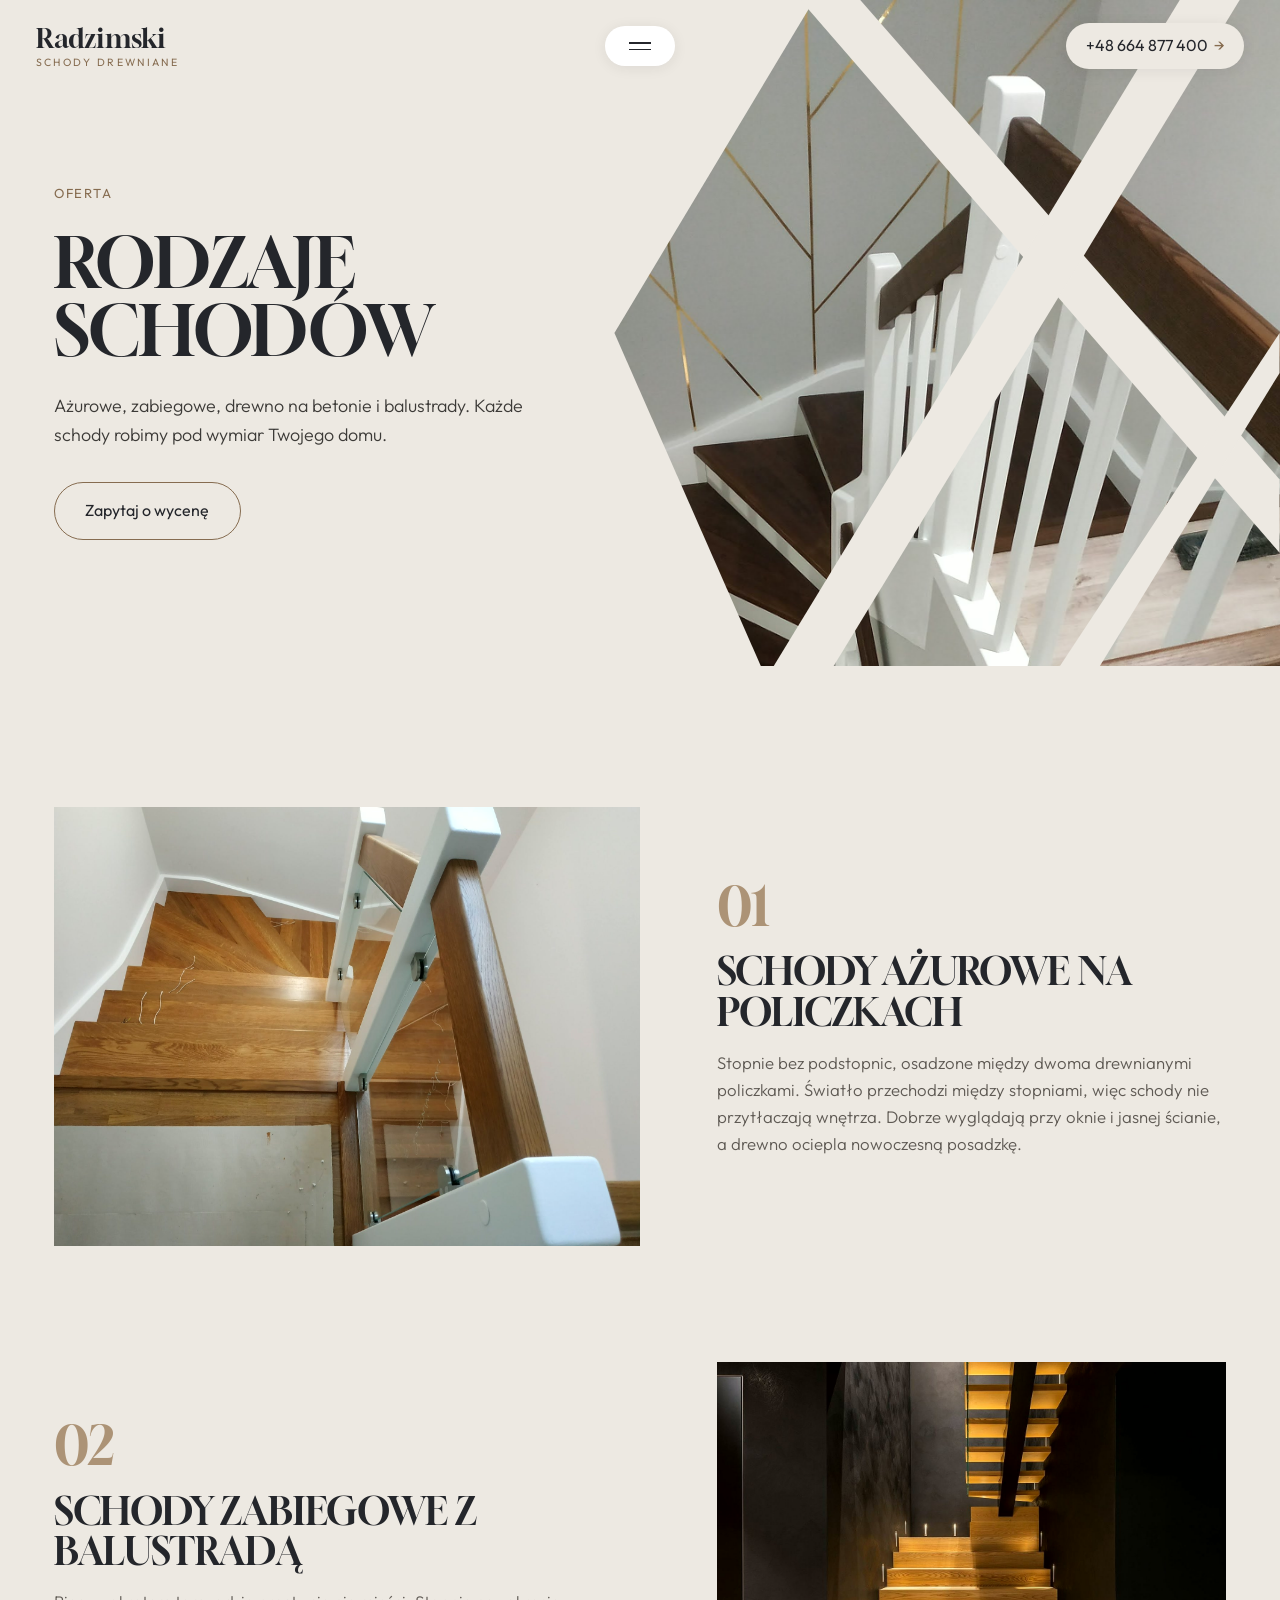
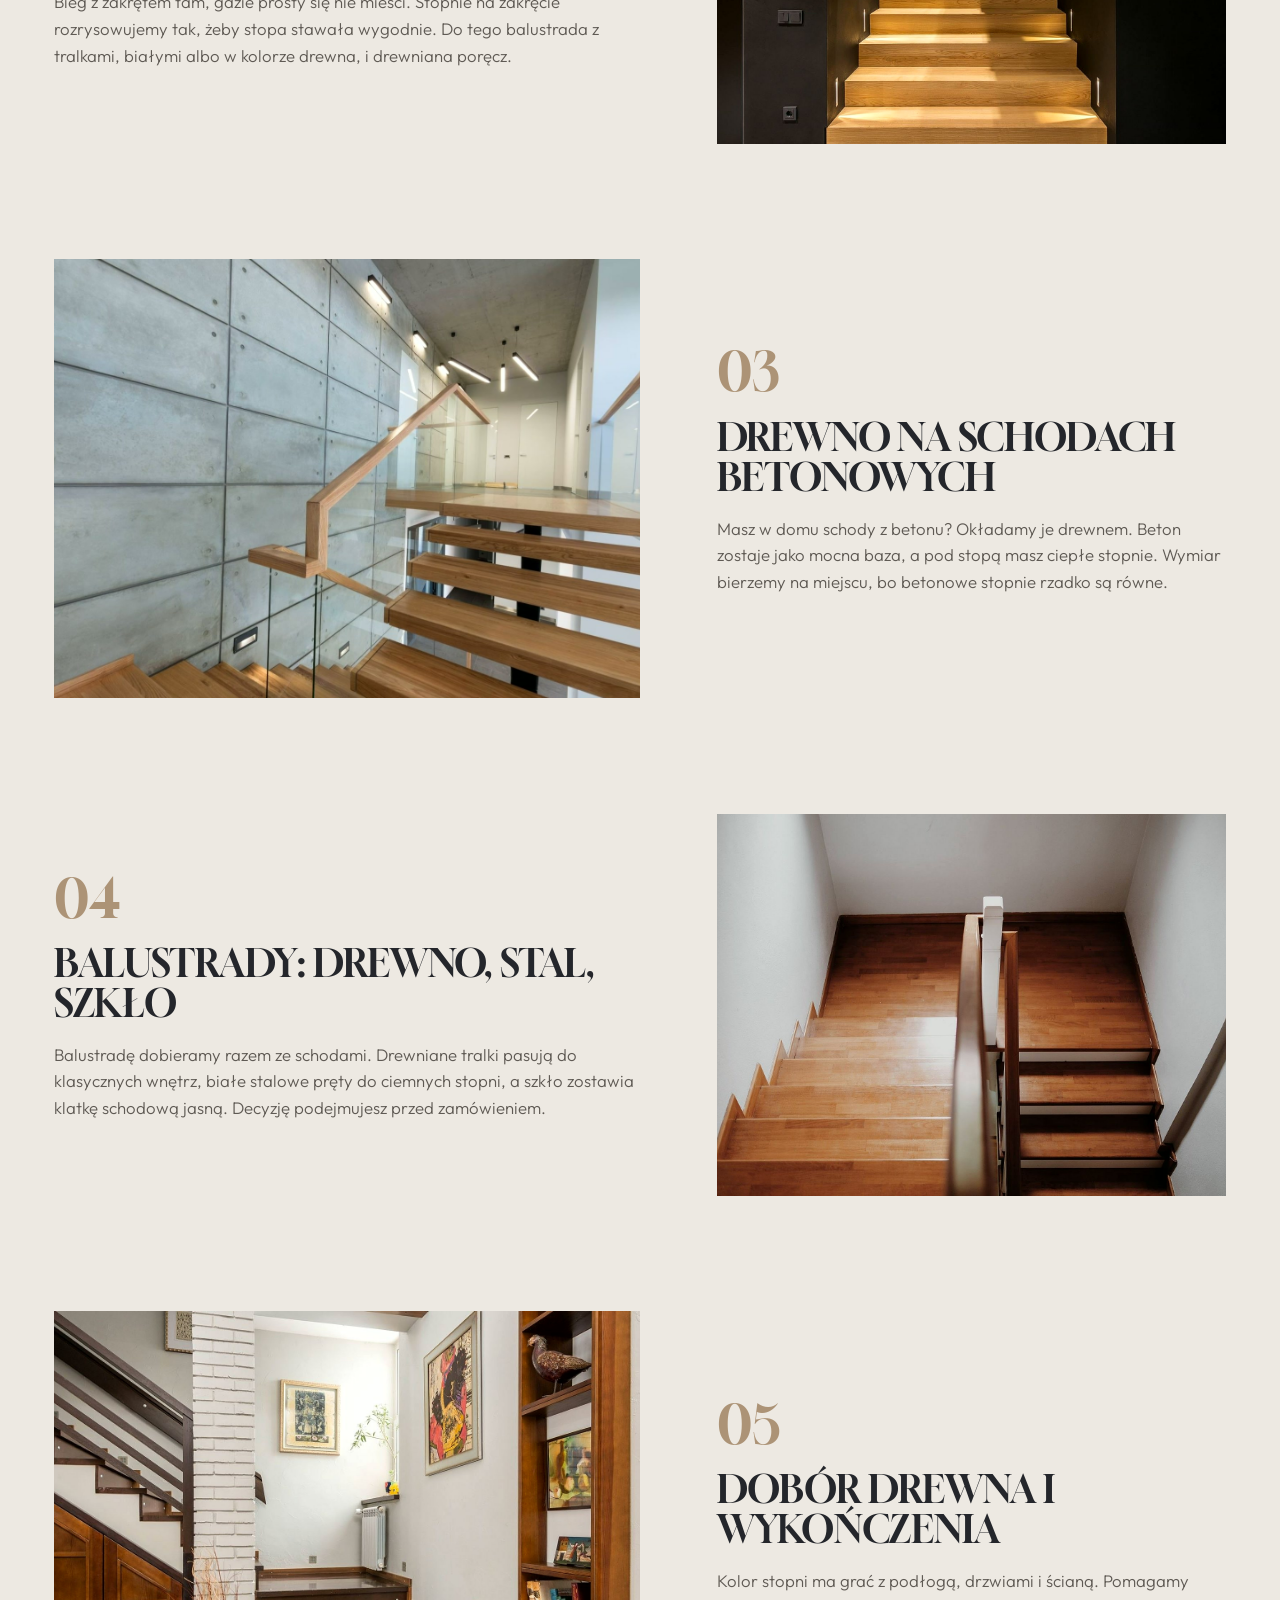
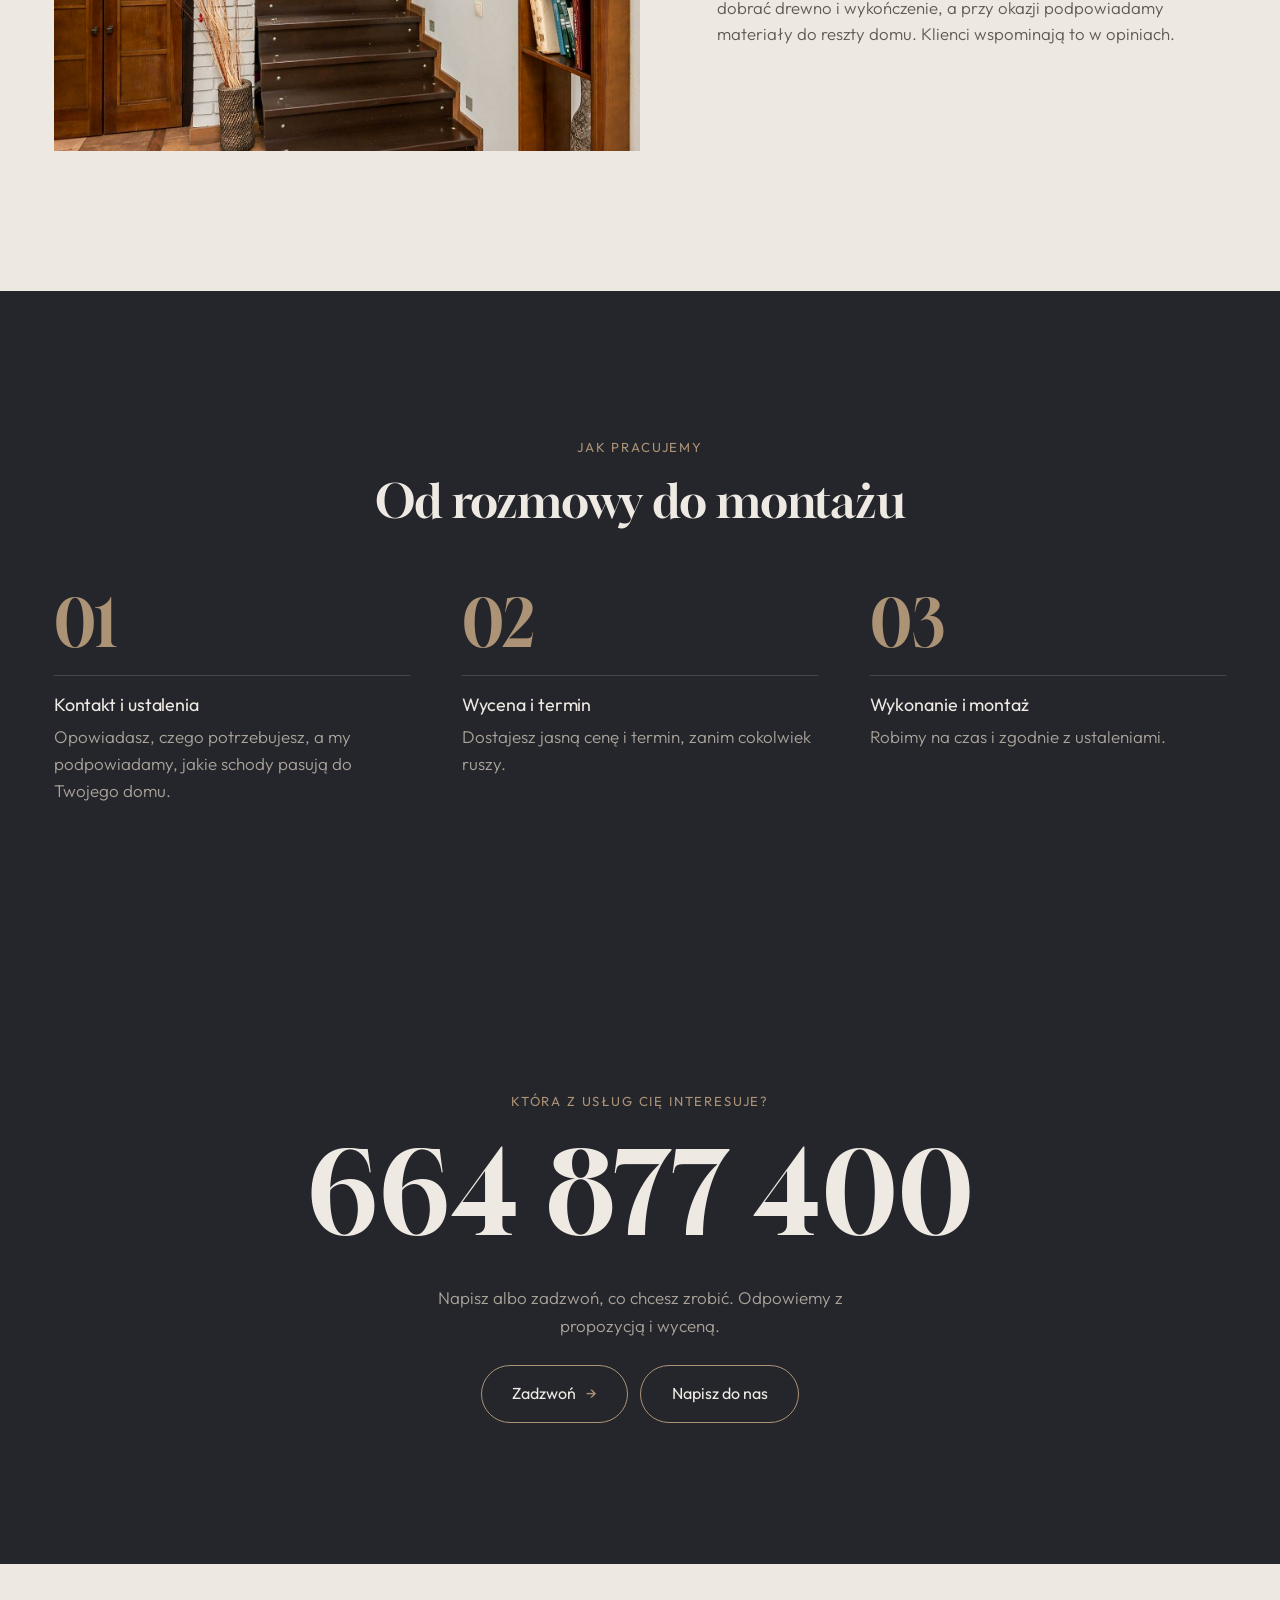
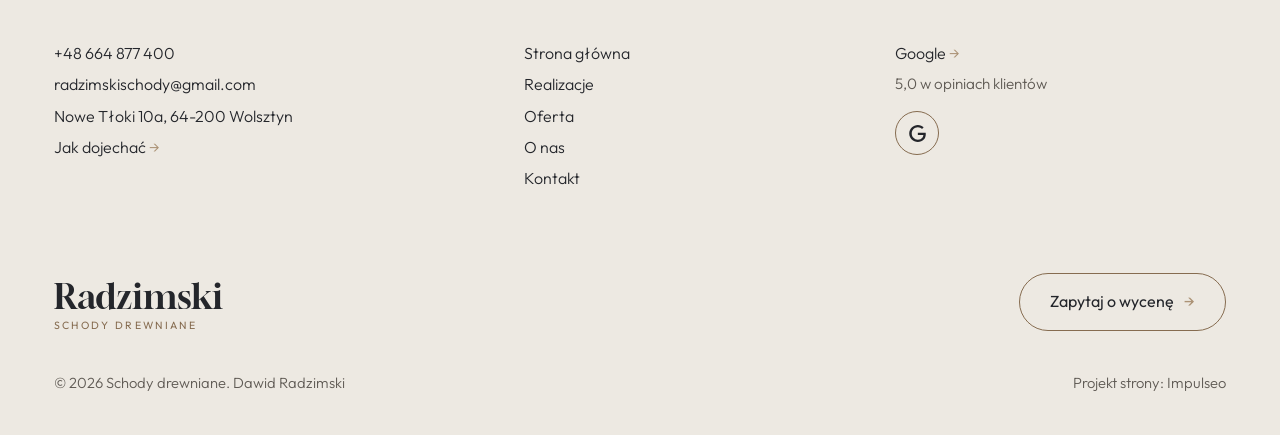
<file: oferta.html>
<!DOCTYPE html>
<html lang="pl">
<head>
<meta charset="UTF-8">
<meta name="viewport" content="width=device-width, initial-scale=1.0">
<title>Oferta - Schody drewniane. Dawid Radzimski</title>
<meta name="description" content="Schody drewniane spod Wolsztyna: ażurowe, zabiegowe, okładanie betonu, balustrady. Pomiar i montaż. Zadzwoń: +48 664 877 400.">
<link rel="canonical" href="https://kris20032.github.io/schody-drewniane-dawid-radzimski/oferta.html">
<meta name="robots" content="noindex, nofollow">
<meta property="og:type" content="website">
<meta property="og:locale" content="pl_PL">
<meta property="og:site_name" content="Schody drewniane. Dawid Radzimski">
<meta property="og:title" content="Oferta - Schody drewniane. Dawid Radzimski">
<meta property="og:description" content="Schody drewniane spod Wolsztyna: ażurowe, zabiegowe, okładanie betonu, balustrady. Pomiar i montaż. Zadzwoń: +48 664 877 400.">
<meta property="og:url" content="https://kris20032.github.io/schody-drewniane-dawid-radzimski/oferta.html">
<meta property="og:image" content="https://kris20032.github.io/schody-drewniane-dawid-radzimski/img/og.jpg">
<meta property="og:image:width" content="1200">
<meta property="og:image:height" content="630">
<meta name="twitter:card" content="summary_large_image">
<link rel="preconnect" href="https://fonts.googleapis.com">
<link rel="preconnect" href="https://fonts.gstatic.com" crossorigin>
<link href="https://fonts.googleapis.com/css2?family=Gloock&family=Outfit:wght@300;400;500&display=swap" rel="stylesheet">
<link rel="preconnect" href="https://api.fontshare.com" crossorigin>
<link href="https://api.fontshare.com/v2/css?f[]=satoshi@300,400,500&display=swap" rel="stylesheet">
<link rel="stylesheet" href="assets/styles.css?v=k3">
<meta name="theme-color" content="#EDE9E2">
</head>
<body>

<header class="nav">
  <div class="nav-inner">
    <a class="brand" href="index.html"><span class="name">Radzimski</span><span class="sub">Schody drewniane</span></a>
    <button class="nav-toggle" aria-label="Menu" aria-expanded="false" aria-controls="menu"><span></span><span></span><span></span></button>
    <a class="nav-phone" href="tel:+48664877400" aria-label="Zadzwoń +48 664 877 400"><span class="num">+48 664 877 400</span> <span class="arr">→</span><svg class="ico" viewBox="0 0 24 24" fill="none" aria-hidden="true"><path d="M6.6 10.8a15.5 15.5 0 0 0 6.6 6.6l2.2-2.2a1 1 0 0 1 1-.24 11.4 11.4 0 0 0 3.6.58 1 1 0 0 1 1 1V20a1 1 0 0 1-1 1A17 17 0 0 1 3 4a1 1 0 0 1 1-1h3.5a1 1 0 0 1 1 1c0 1.25.2 2.46.58 3.6a1 1 0 0 1-.25 1l-2.23 2.2Z" fill="currentColor"/></svg></a>
  </div>
</header>
<nav class="nav-links" id="menu" aria-label="Menu główne">
    <a href="index.html">Strona główna</a>
    <a href="realizacje.html">Realizacje</a>
    <a href="oferta.html" aria-current="page">Oferta</a>
    <a href="o-nas.html">O nas</a>
    <a href="kontakt.html">Kontakt</a>
    <div class="menu-foot"><a href="tel:+48664877400">+48 664 877 400</a><br><a href="mailto:radzimskischody@gmail.com">radzimskischody@gmail.com</a><br>Nowe Tłoki 10a, 64-200 Wolsztyn</div>
</nav>

<main>
<section class="hero sub">
  <div class="hero-art"><img src="img/about.jpg" fetchpriority="high" alt="Schody zabiegowe z białą balustradą" width="2048" height="1500"><svg class="stripes" viewBox="0 0 100 100" preserveAspectRatio="none" aria-hidden="true"><polygon points="28,0 37,0 100,72 100,83"/><polygon points="85,0 94,0 33,100 24,100"/><polygon points="100,50 100,56 73,100 67,100"/></svg></div>
  <div class="wrap">
    <div class="hero-copy">
      <span class="eyebrow">Oferta</span>
      <h1>Rodzaje<br>schodów</h1>
      <p class="lead">Ażurowe, zabiegowe, drewno na betonie i balustrady. Każde schody robimy pod wymiar Twojego domu.</p>
      <div class="hero-actions"><a href="kontakt.html" class="btn">Zapytaj o wycenę</a></div>
    </div>
  </div>
</section>
<section class="pad">
  <div class="wrap">
    <div class="rows">
    <div class="row reveal">
      <div class="row-art"><img src="img/g2.jpg" alt="Schody ażurowe na policzkach" loading="lazy" width="1976" height="1460" decoding="async"></div>
      <div><span class="no">01</span><h2>Schody ażurowe na policzkach</h2><p>Stopnie bez podstopnic, osadzone między dwoma drewnianymi policzkami. Światło przechodzi między stopniami, więc schody nie przytłaczają wnętrza. Dobrze wyglądają przy oknie i jasnej ścianie, a drewno ociepla nowoczesną posadzkę.</p></div>
    </div>
    <div class="row rev reveal">
      <div class="row-art"><img src="img/g3.jpg" alt="Schody zabiegowe z balustradą" loading="lazy" width="1600" height="1068" decoding="async"></div>
      <div><span class="no">02</span><h2>Schody zabiegowe z balustradą</h2><p>Bieg z zakrętem tam, gdzie prosty się nie mieści. Stopnie na zakręcie rozrysowujemy tak, żeby stopa stawała wygodnie. Do tego balustrada z tralkami, białymi albo w kolorze drewna, i drewniana poręcz.</p></div>
    </div>
    <div class="row reveal">
      <div class="row-art"><img src="img/g4.jpg" alt="Drewno na schodach betonowych" loading="lazy" width="1534" height="990" decoding="async"></div>
      <div><span class="no">03</span><h2>Drewno na schodach betonowych</h2><p>Masz w domu schody z betonu? Okładamy je drewnem. Beton zostaje jako mocna baza, a pod stopą masz ciepłe stopnie. Wymiar bierzemy na miejscu, bo betonowe stopnie rzadko są równe.</p></div>
    </div>
    <div class="row rev reveal">
      <div class="row-art"><img src="img/g5.jpg" alt="Balustrady: drewno, stal, szkło" loading="lazy" width="1600" height="1066" decoding="async"></div>
      <div><span class="no">04</span><h2>Balustrady: drewno, stal, szkło</h2><p>Balustradę dobieramy razem ze schodami. Drewniane tralki pasują do klasycznych wnętrz, białe stalowe pręty do ciemnych stopni, a szkło zostawia klatkę schodową jasną. Decyzję podejmujesz przed zamówieniem.</p></div>
    </div>
    <div class="row reveal">
      <div class="row-art"><img src="img/g6.jpg" alt="Dobór drewna i wykończenia" loading="lazy" width="1600" height="1068" decoding="async"></div>
      <div><span class="no">05</span><h2>Dobór drewna i wykończenia</h2><p>Kolor stopni ma grać z podłogą, drzwiami i ścianą. Pomagamy dobrać drewno i wykończenie, a przy okazji podpowiadamy materiały do reszty domu. Klienci wspominają to w opiniach.</p></div>
    </div>
    </div>
  </div>
</section>
<section class="dark pad">
  <div class="wrap">
    <div class="svc-head reveal" style="margin-bottom:0">
      <span class="eyebrow">Jak pracujemy</span>
      <h2>Od rozmowy do montażu</h2>
    </div>
    <div class="steps">
      <div class="step reveal"><span class="no">01</span><h3>Kontakt i ustalenia</h3><p>Opowiadasz, czego potrzebujesz, a my podpowiadamy, jakie schody pasują do Twojego domu.</p></div>
      <div class="step reveal"><span class="no">02</span><h3>Wycena i termin</h3><p>Dostajesz jasną cenę i termin, zanim cokolwiek ruszy.</p></div>
      <div class="step reveal"><span class="no">03</span><h3>Wykonanie i montaż</h3><p>Robimy na czas i zgodnie z ustaleniami.</p></div>
    </div>
  </div>
</section>
<section class="cta dark pad">
  <div class="wrap reveal">
    <span class="eyebrow">Która z usług Cię interesuje?</span>
    <a class="bigphone" href="tel:+48664877400">664 877 400</a>
    <p class="note">Napisz albo zadzwoń, co chcesz zrobić. Odpowiemy z propozycją i wyceną.</p>
    <a class="btn on-dark" href="tel:+48664877400">Zadzwoń <span class="arr">→</span></a>
    <a class="btn on-dark" href="kontakt.html" style="margin-left:8px">Napisz do nas</a>
  </div>
</section>
</main>

<footer>
  <div class="wrap">
    <div class="foot-top">
      <div class="foot-col">
        <a href="tel:+48664877400">+48 664 877 400</a>
        <a href="mailto:radzimskischody@gmail.com">radzimskischody@gmail.com</a>
        <p>Nowe Tłoki 10a, 64-200 Wolsztyn</p>
        <a href="https://www.google.com/maps?cid=7790141071055994152" target="_blank" rel="noopener">Jak dojechać <span class="arr">→</span></a>
      </div>
      <div class="foot-col">
        <a href="index.html">Strona główna</a>
        <a href="realizacje.html">Realizacje</a>
        <a href="oferta.html">Oferta</a>
        <a href="o-nas.html">O nas</a>
        <a href="kontakt.html">Kontakt</a>
      </div>
      <div class="foot-col">
        <a href="https://www.google.com/maps?cid=7790141071055994152" target="_blank" rel="noopener">Google <span class="arr">→</span></a>
        <p class="s">5,0 w opiniach klientów</p>
        <p style="margin-top:14px"><a class="soc" href="https://www.google.com/maps?cid=7790141071055994152" target="_blank" rel="noopener" aria-label="Google - Schody drewniane. Dawid Radzimski"><svg viewBox="0 0 24 24" aria-hidden="true" focusable="false"><path d="M12.48 10.92v3.28h7.84c-.24 1.84-.853 3.187-1.787 4.133-1.147 1.147-2.933 2.4-6.053 2.4-4.827 0-8.6-3.893-8.6-8.72s3.773-8.72 8.6-8.72c2.6 0 4.507 1.027 5.907 2.347l2.307-2.307C18.747 1.44 16.133 0 12.48 0 5.867 0 .307 5.387.307 12s5.56 12 12.173 12c3.573 0 6.267-1.173 8.373-3.36 2.16-2.16 2.84-5.213 2.84-7.667 0-.76-.053-1.467-.173-2.053H12.48z" fill="currentColor"/></svg></a></p>
      </div>
    </div>
    <div class="foot-mid">
      <a class="brand" href="index.html"><span class="name">Radzimski</span><span class="sub">Schody drewniane</span></a>
      <a class="btn" href="kontakt.html">Zapytaj o wycenę <span class="arr">→</span></a>
    </div>
    <div class="foot-bot">
      <span>© 2026 Schody drewniane. Dawid Radzimski</span>
      <span>Projekt strony: <a class="foot-credit" href="https://impulseo.pl" target="_blank" rel="noopener">Impulseo</a></span>
    </div>
  </div>
</footer>
<div class="sticky-reserve"><a class="sr-book" href="kontakt.html">Zapytaj o wycenę</a><a class="sr-call" href="tel:+48664877400" aria-label="Zadzwoń"><svg class="ico-tel" width="18" height="18" viewBox="0 0 24 24" fill="none" aria-hidden="true"><path d="M6.6 10.8a15.5 15.5 0 0 0 6.6 6.6l2.2-2.2a1 1 0 0 1 1-.24 11.4 11.4 0 0 0 3.6.58 1 1 0 0 1 1 1V20a1 1 0 0 1-1 1A17 17 0 0 1 3 4a1 1 0 0 1 1-1h3.5a1 1 0 0 1 1 1c0 1.25.2 2.46.58 3.6a1 1 0 0 1-.25 1l-2.23 2.2Z" fill="currentColor"/></svg></a></div>
<div class="demo-wazne" data-do="2026-11-10" data-cykl="3" hidden><svg class="dw-ico" width="13" height="13" viewBox="0 0 24 24" fill="none" aria-hidden="true"><circle cx="12" cy="12" r="8.6" stroke="currentColor" stroke-width="1.8"/><path d="M12 7.2V12l3.3 2" stroke="currentColor" stroke-width="1.8" stroke-linecap="round"/></svg><span class="dw-txt"></span></div>

<script src="assets/main.js?v=k3"></script>
</body>
</html>
</file>
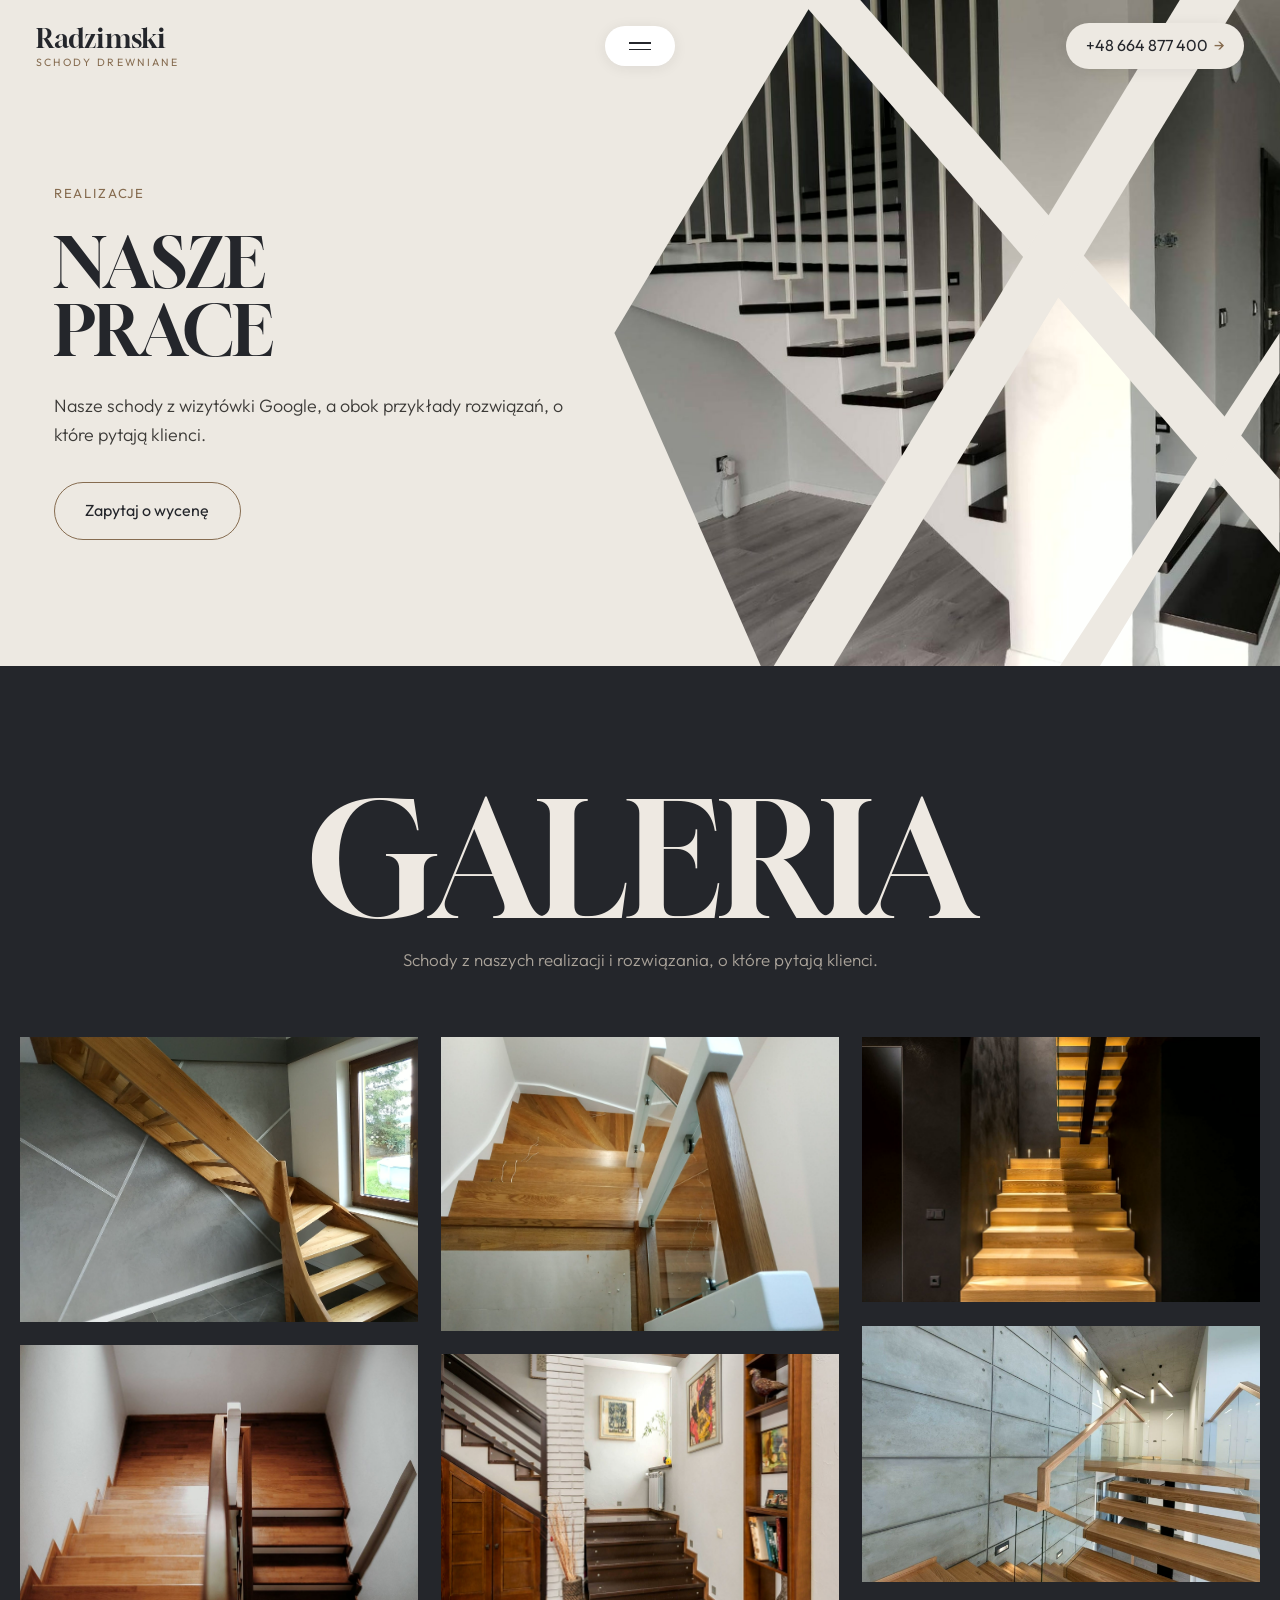
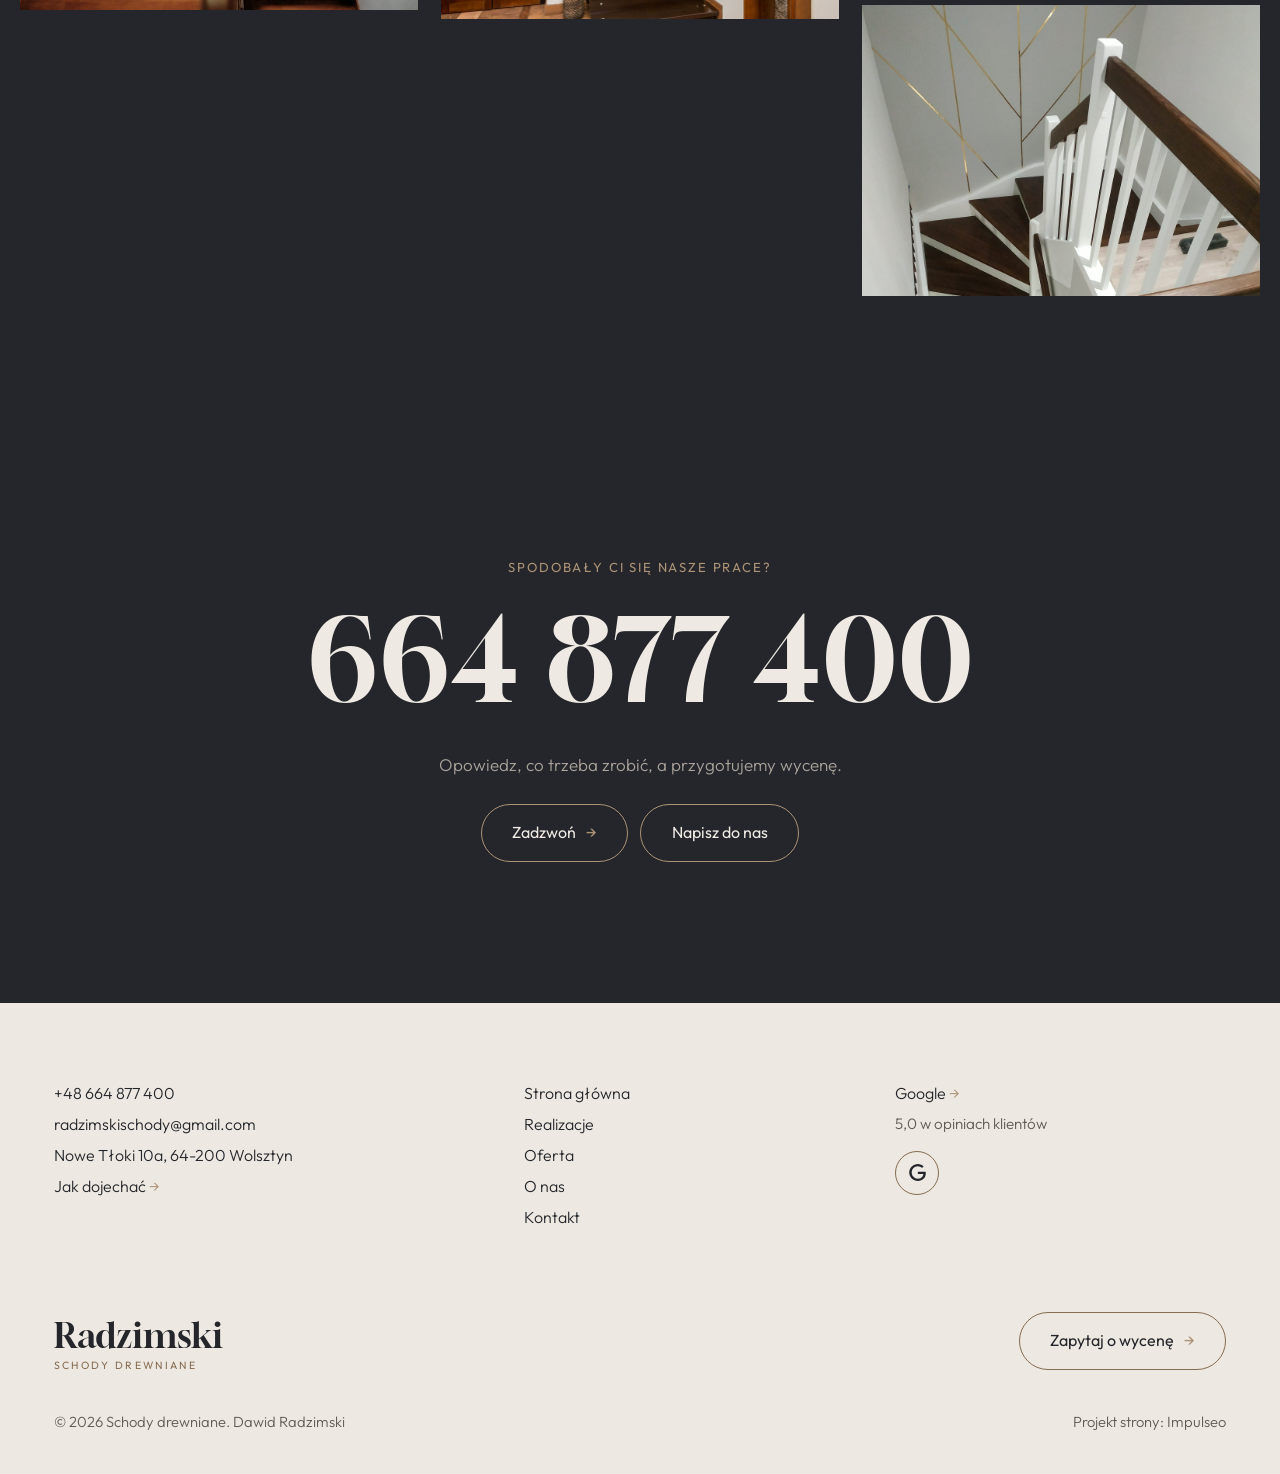
<file: realizacje.html>
<!DOCTYPE html>
<html lang="pl">
<head>
<meta charset="UTF-8">
<meta name="viewport" content="width=device-width, initial-scale=1.0">
<title>Realizacje - Schody drewniane. Dawid Radzimski</title>
<meta name="description" content="Realizacje Schody drewniane. Dawid Radzimski: Drewno na betonowych stopniach, Balustrada ze szkłem, Stopnie z podświetleniem, Wspornikowe przy szkle, Schody z poręczą">
<link rel="canonical" href="https://kris20032.github.io/schody-drewniane-dawid-radzimski/realizacje.html">
<meta name="robots" content="noindex, nofollow">
<meta property="og:type" content="website">
<meta property="og:locale" content="pl_PL">
<meta property="og:site_name" content="Schody drewniane. Dawid Radzimski">
<meta property="og:title" content="Realizacje - Schody drewniane. Dawid Radzimski">
<meta property="og:description" content="Realizacje Schody drewniane. Dawid Radzimski: Drewno na betonowych stopniach, Balustrada ze szkłem, Stopnie z podświetleniem, Wspornikowe przy szkle, Schody z poręczą">
<meta property="og:url" content="https://kris20032.github.io/schody-drewniane-dawid-radzimski/realizacje.html">
<meta property="og:image" content="https://kris20032.github.io/schody-drewniane-dawid-radzimski/img/og.jpg">
<meta property="og:image:width" content="1200">
<meta property="og:image:height" content="630">
<meta name="twitter:card" content="summary_large_image">
<link rel="preconnect" href="https://fonts.googleapis.com">
<link rel="preconnect" href="https://fonts.gstatic.com" crossorigin>
<link href="https://fonts.googleapis.com/css2?family=Gloock&family=Outfit:wght@300;400;500&display=swap" rel="stylesheet">
<link rel="preconnect" href="https://api.fontshare.com" crossorigin>
<link href="https://api.fontshare.com/v2/css?f[]=satoshi@300,400,500&display=swap" rel="stylesheet">
<link rel="stylesheet" href="assets/styles.css?v=k3">
<meta name="theme-color" content="#EDE9E2">
</head>
<body>

<header class="nav">
  <div class="nav-inner">
    <a class="brand" href="index.html"><span class="name">Radzimski</span><span class="sub">Schody drewniane</span></a>
    <button class="nav-toggle" aria-label="Menu" aria-expanded="false" aria-controls="menu"><span></span><span></span><span></span></button>
    <a class="nav-phone" href="tel:+48664877400" aria-label="Zadzwoń +48 664 877 400"><span class="num">+48 664 877 400</span> <span class="arr">→</span><svg class="ico" viewBox="0 0 24 24" fill="none" aria-hidden="true"><path d="M6.6 10.8a15.5 15.5 0 0 0 6.6 6.6l2.2-2.2a1 1 0 0 1 1-.24 11.4 11.4 0 0 0 3.6.58 1 1 0 0 1 1 1V20a1 1 0 0 1-1 1A17 17 0 0 1 3 4a1 1 0 0 1 1-1h3.5a1 1 0 0 1 1 1c0 1.25.2 2.46.58 3.6a1 1 0 0 1-.25 1l-2.23 2.2Z" fill="currentColor"/></svg></a>
  </div>
</header>
<nav class="nav-links" id="menu" aria-label="Menu główne">
    <a href="index.html">Strona główna</a>
    <a href="realizacje.html" aria-current="page">Realizacje</a>
    <a href="oferta.html">Oferta</a>
    <a href="o-nas.html">O nas</a>
    <a href="kontakt.html">Kontakt</a>
    <div class="menu-foot"><a href="tel:+48664877400">+48 664 877 400</a><br><a href="mailto:radzimskischody@gmail.com">radzimskischody@gmail.com</a><br>Nowe Tłoki 10a, 64-200 Wolsztyn</div>
</nav>

<main>
<section class="hero sub">
  <div class="hero-art"><img src="img/g1.jpg" fetchpriority="high" alt="Białe schody z ciemnymi stopniami" width="1924" height="1414"><svg class="stripes" viewBox="0 0 100 100" preserveAspectRatio="none" aria-hidden="true"><polygon points="28,0 37,0 100,72 100,83"/><polygon points="85,0 94,0 33,100 24,100"/><polygon points="100,50 100,56 73,100 67,100"/></svg></div>
  <div class="wrap">
    <div class="hero-copy">
      <span class="eyebrow">Realizacje</span>
      <h1>Nasze<br>prace</h1>
      <p class="lead">Nasze schody z wizytówki Google, a obok przykłady rozwiązań, o które pytają klienci.</p>
      <div class="hero-actions"><a href="kontakt.html" class="btn">Zapytaj o wycenę</a></div>
    </div>
  </div>
</section>
<section class="dark" style="padding:clamp(70px,9vw,120px) 0">
  <h2 class="giant long reveal">Galeria</h2>
  <p class="giant-sub reveal">Schody z naszych realizacji i rozwiązania, o które pytają klienci.</p>
  <div class="masonry">
    <figure class="reveal"><img src="img/hero.jpg" alt="Dębowe schody ażurowe przy oknie" loading="lazy" width="1940" height="1390" decoding="async"></figure>
    <figure class="reveal"><img src="img/g5.jpg" alt="Drewniane schody z poręczą" loading="lazy" width="1600" height="1066" decoding="async"></figure>
    <figure class="reveal"><img src="img/g2.jpg" alt="Schody z balustradą ze szkła" loading="lazy" width="1976" height="1460" decoding="async"></figure>
    <figure class="reveal"><img src="img/g6.jpg" alt="Ciemne stopnie z metalową balustradą" loading="lazy" width="1600" height="1068" decoding="async"></figure>
    <figure class="reveal"><img src="img/g3.jpg" alt="Schody z podświetleniem stopni" loading="lazy" width="1600" height="1068" decoding="async"></figure>
    <figure class="reveal"><img src="img/g4.jpg" alt="Schody wspornikowe przy szkle" loading="lazy" width="1534" height="990" decoding="async"></figure>
    <figure class="reveal"><img src="img/about.jpg" alt="Schody zabiegowe z białą balustradą" loading="lazy" width="2048" height="1500" decoding="async"></figure>
  </div>
</section>
<section class="cta dark pad">
  <div class="wrap reveal">
    <span class="eyebrow">Spodobały Ci się nasze prace?</span>
    <a class="bigphone" href="tel:+48664877400">664 877 400</a>
    <p class="note">Opowiedz, co trzeba zrobić, a przygotujemy wycenę.</p>
    <a class="btn on-dark" href="tel:+48664877400">Zadzwoń <span class="arr">→</span></a>
    <a class="btn on-dark" href="kontakt.html" style="margin-left:8px">Napisz do nas</a>
  </div>
</section>
</main>

<footer>
  <div class="wrap">
    <div class="foot-top">
      <div class="foot-col">
        <a href="tel:+48664877400">+48 664 877 400</a>
        <a href="mailto:radzimskischody@gmail.com">radzimskischody@gmail.com</a>
        <p>Nowe Tłoki 10a, 64-200 Wolsztyn</p>
        <a href="https://www.google.com/maps?cid=7790141071055994152" target="_blank" rel="noopener">Jak dojechać <span class="arr">→</span></a>
      </div>
      <div class="foot-col">
        <a href="index.html">Strona główna</a>
        <a href="realizacje.html">Realizacje</a>
        <a href="oferta.html">Oferta</a>
        <a href="o-nas.html">O nas</a>
        <a href="kontakt.html">Kontakt</a>
      </div>
      <div class="foot-col">
        <a href="https://www.google.com/maps?cid=7790141071055994152" target="_blank" rel="noopener">Google <span class="arr">→</span></a>
        <p class="s">5,0 w opiniach klientów</p>
        <p style="margin-top:14px"><a class="soc" href="https://www.google.com/maps?cid=7790141071055994152" target="_blank" rel="noopener" aria-label="Google - Schody drewniane. Dawid Radzimski"><svg viewBox="0 0 24 24" aria-hidden="true" focusable="false"><path d="M12.48 10.92v3.28h7.84c-.24 1.84-.853 3.187-1.787 4.133-1.147 1.147-2.933 2.4-6.053 2.4-4.827 0-8.6-3.893-8.6-8.72s3.773-8.72 8.6-8.72c2.6 0 4.507 1.027 5.907 2.347l2.307-2.307C18.747 1.44 16.133 0 12.48 0 5.867 0 .307 5.387.307 12s5.56 12 12.173 12c3.573 0 6.267-1.173 8.373-3.36 2.16-2.16 2.84-5.213 2.84-7.667 0-.76-.053-1.467-.173-2.053H12.48z" fill="currentColor"/></svg></a></p>
      </div>
    </div>
    <div class="foot-mid">
      <a class="brand" href="index.html"><span class="name">Radzimski</span><span class="sub">Schody drewniane</span></a>
      <a class="btn" href="kontakt.html">Zapytaj o wycenę <span class="arr">→</span></a>
    </div>
    <div class="foot-bot">
      <span>© 2026 Schody drewniane. Dawid Radzimski</span>
      <span>Projekt strony: <a class="foot-credit" href="https://impulseo.pl" target="_blank" rel="noopener">Impulseo</a></span>
    </div>
  </div>
</footer>
<div class="sticky-reserve"><a class="sr-book" href="kontakt.html">Zapytaj o wycenę</a><a class="sr-call" href="tel:+48664877400" aria-label="Zadzwoń"><svg class="ico-tel" width="18" height="18" viewBox="0 0 24 24" fill="none" aria-hidden="true"><path d="M6.6 10.8a15.5 15.5 0 0 0 6.6 6.6l2.2-2.2a1 1 0 0 1 1-.24 11.4 11.4 0 0 0 3.6.58 1 1 0 0 1 1 1V20a1 1 0 0 1-1 1A17 17 0 0 1 3 4a1 1 0 0 1 1-1h3.5a1 1 0 0 1 1 1c0 1.25.2 2.46.58 3.6a1 1 0 0 1-.25 1l-2.23 2.2Z" fill="currentColor"/></svg></a></div>
<div class="demo-wazne" data-do="2026-11-10" data-cykl="3" hidden><svg class="dw-ico" width="13" height="13" viewBox="0 0 24 24" fill="none" aria-hidden="true"><circle cx="12" cy="12" r="8.6" stroke="currentColor" stroke-width="1.8"/><path d="M12 7.2V12l3.3 2" stroke="currentColor" stroke-width="1.8" stroke-linecap="round"/></svg><span class="dw-txt"></span></div>

<script src="assets/main.js?v=k3"></script>
</body>
</html>
</file>
<file: assets/styles.css>
/* ============================================================
   Schody drewniane. Dawid Radzimski - układ „krem + grafit"
   Krem i grafit na zmianę, szeryfowe wersaliki, ogromne słowa-sekcje,
   pasy po skosie na zdjęciu (jak policzek schodów), okrągłe przyciski-obrysy.
   ============================================================ */
:root{
  --cream:#EDE9E2;
  --cream-2:#E3DED5;
  --ink:#24262B;
  --ink-2:#2C2E34;
  --accent:#AC9376;
  --accent-d:#866C50;
  --accent-soft:rgba(172,147,118,.14);
  --paper:#EDE9E2;
  --text:#24262B;
  --muted:#5F5A54;
  --muted-dark:#AAA39A;
  --on-dark:#EEE9E2;
  --line:rgba(35,36,41,.16);
  --line-dark:rgba(238,233,226,.16);
  --serif:"Gloock", "Times New Roman", Georgia, serif;
  --sans:"Satoshi", "Outfit", "Helvetica Neue", Arial, sans-serif;
  --wrap:1200px;
  --pad:clamp(20px,4.2vw,60px);
  --nav-h:92px;
  --ease:cubic-bezier(.22,.61,.36,1);
}
*,*::before,*::after{box-sizing:border-box}
html{-webkit-text-size-adjust:100%;scroll-behavior:smooth}
body{margin:0;background:var(--cream);color:var(--text);font-family:var(--sans);font-weight:300;
  font-size:17px;line-height:1.6;-webkit-font-smoothing:antialiased;overflow-x:hidden}
img{max-width:100%;height:auto;display:block}
a{color:inherit;text-decoration:none}
h1,h2,h3,h4{font-family:var(--serif);font-weight:400;margin:0;line-height:1.05;letter-spacing:-.005em}
p{margin:0 0 1em}
.wrap{width:100%;max-width:calc(var(--wrap) + var(--pad)*2);margin:0 auto;padding:0 var(--pad)}
.eyebrow{display:inline-block;font-family:var(--sans);font-size:.82rem;font-weight:400;letter-spacing:.14em;
  text-transform:uppercase;color:var(--accent-d)}
.dark .eyebrow,.eyebrow.on-dark{color:var(--accent)}
.muted{color:var(--muted)}
.arr{display:inline-block;transition:transform .35s var(--ease);color:var(--accent)}
a:hover .arr{transform:translateX(4px)}
.sr-only{position:absolute;width:1px;height:1px;overflow:hidden;clip:rect(0 0 0 0)}

/* ---------- przyciski: obrys-pigułka ---------- */
.btn{display:inline-flex;align-items:center;gap:.6em;padding:.95em 1.9em;border-radius:999px;
  border:1px solid var(--accent-d);color:var(--ink);font-size:1rem;font-weight:400;background:transparent;
  font-family:var(--sans);cursor:pointer;transition:background .3s var(--ease),color .3s var(--ease),border-color .3s}
.btn:hover{background:var(--ink);color:var(--cream);border-color:var(--ink)}
.dark .btn,.btn.on-dark{color:var(--on-dark);border-color:var(--accent)}
.dark .btn:hover,.btn.on-dark:hover{background:var(--accent);color:var(--ink);border-color:var(--accent)}
.btn-fill{background:var(--ink);color:var(--cream);border-color:var(--ink)}
.btn-fill:hover{background:var(--accent-d);border-color:var(--accent-d)}
.center{text-align:center}

/* ---------- nagłówek ---------- */
.nav{position:fixed;top:0;left:0;right:0;z-index:80;height:var(--nav-h);transition:background .35s,height .35s,box-shadow .35s}
.nav-inner{height:100%;display:grid;grid-template-columns:1fr auto 1fr;align-items:center;gap:20px;
  max-width:none;padding:0 clamp(20px,2.8vw,40px)}
.brand{display:flex;flex-direction:column;line-height:1;justify-self:start}
.brand .name{font-family:var(--serif);font-size:1.7rem;color:var(--ink);letter-spacing:.005em}
.brand .sub{font-size:.66rem;letter-spacing:.22em;text-transform:uppercase;color:var(--accent-d);margin-top:6px;font-weight:400}
.nav-toggle{justify-self:center;width:70px;height:40px;border-radius:999px;border:0;background:#fff;cursor:pointer;
  display:flex;flex-direction:column;align-items:center;justify-content:center;gap:5px;
  box-shadow:0 2px 14px rgba(35,36,41,.08);transition:transform .3s var(--ease)}
.nav-toggle:hover{transform:scale(1.05)}
.nav-toggle span{display:block;width:22px;height:1.5px;background:var(--ink);transition:transform .35s var(--ease),opacity .2s}
.nav-toggle span:nth-child(3){display:none}
body.menu-open .nav-toggle span:nth-child(1){transform:translateY(3.25px) rotate(45deg)}
body.menu-open .nav-toggle span:nth-child(2){transform:translateY(-3.25px) rotate(-45deg)}
.nav-phone{justify-self:end;font-weight:400;font-size:1rem;color:var(--ink);display:flex;align-items:center;gap:.4em;white-space:nowrap;
  background:var(--cream);padding:.62em 1.2em;border-radius:999px;box-shadow:0 2px 14px rgba(36,38,43,.08);transition:opacity .35s var(--ease),background .3s}
.nav-phone:hover{background:#fff}
.nav-phone .arr{color:var(--accent-d)}
.brand{transition:opacity .35s var(--ease)}
.nav{pointer-events:none}.nav .brand,.nav .nav-toggle,.nav .nav-phone{pointer-events:auto}
@media (min-width:821px){
  .nav.is-stuck .brand,.nav.is-stuck .nav-phone{opacity:0;pointer-events:none}
  body.menu-open .nav.is-stuck .brand{opacity:1;pointer-events:auto}
}
body.menu-open .nav{background:transparent;box-shadow:none;backdrop-filter:none}
body.menu-open .brand .name{color:var(--on-dark)}

/* menu pełnoekranowe */
.nav-links{position:fixed;inset:0;z-index:70;background:var(--ink);color:var(--on-dark);
  display:flex;flex-direction:column;justify-content:center;align-items:center;gap:clamp(6px,1.4vh,14px);
  opacity:0;visibility:hidden;transition:opacity .45s var(--ease),visibility .45s}
.nav-links.open{opacity:1;visibility:visible}
.nav-links a{font-family:var(--serif);font-size:clamp(2.2rem,6vw,4.6rem);line-height:1.1;text-transform:uppercase;
  color:var(--on-dark);transition:color .25s;transform:translateY(14px);opacity:0}
.nav-links.open a{transform:none;opacity:1;transition:color .25s,transform .6s var(--ease),opacity .6s var(--ease)}
.nav-links.open a:nth-child(2){transition-delay:.04s}.nav-links.open a:nth-child(3){transition-delay:.08s}
.nav-links.open a:nth-child(4){transition-delay:.12s}.nav-links.open a:nth-child(5){transition-delay:.16s}
.nav-links a:hover,.nav-links a[aria-current]{color:var(--accent)}
.nav-links .menu-foot{margin-top:clamp(18px,4vh,40px);font-family:var(--sans);font-size:1rem;color:var(--muted-dark);text-align:center;line-height:1.8}
.nav-links .menu-foot a{font-family:var(--sans);font-size:1rem;text-transform:none;display:inline}
body.menu-open{overflow:hidden}

/* ---------- HERO ---------- */
.hero{position:relative;min-height:max(640px,100svh);background:var(--cream);overflow:hidden;display:flex;align-items:center}
.hero .wrap{position:relative;z-index:2;padding-top:calc(var(--nav-h) + 20px);padding-bottom:60px}
.hero-copy{max-width:min(540px,44vw)}
.hero h1{font-size:clamp(3rem,6.2vw,5.6rem);text-transform:uppercase;line-height:.98;margin:.35em 0 .4em;color:var(--ink)}
.hero .lead{font-size:1.12rem;max-width:44ch;color:#3c3a37;margin-bottom:1.8em}
.hero-actions{display:flex;flex-wrap:wrap;gap:12px;align-items:center}
.rating{display:flex;align-items:center;gap:10px;margin-top:28px;font-size:.95rem;color:var(--muted)}
.rating b{font-weight:500;color:var(--ink)}
.rating svg{flex:none}
.hero-art{position:absolute;top:0;right:0;bottom:0;width:52%;z-index:1}
.hero-art img{width:100%;height:100%;object-fit:cover;object-position:68% 50%;
  clip-path:polygon(30% 0,100% 0,100% 100%,22% 100%,0 50%)}
.hero-art svg.stripes{position:absolute;inset:0;width:100%;height:100%;pointer-events:none}
.hero-art svg.stripes polygon{fill:var(--cream)}

/* nagłówek podstrony - ten sam motyw, niżej */
.hero.sub{min-height:max(520px,74svh)}
.hero.sub h1{font-size:clamp(2.7rem,5.4vw,4.8rem)}

/* ---------- sekcje ciemne / jasne ---------- */
section{position:relative}
.dark{background:var(--ink);color:var(--on-dark)}
.pad{padding:clamp(80px,11vw,150px) 0}
.pad-s{padding:clamp(56px,7vw,96px) 0}

/* „co robimy" - pionowa etykieta + duży akapit */
.intro{display:grid;grid-template-columns:minmax(80px,220px) 1fr;gap:clamp(24px,4vw,60px);align-items:start;max-width:1040px;margin:0 auto}
.vlabel{writing-mode:vertical-rl;transform:rotate(180deg);justify-self:center;font-size:.86rem;letter-spacing:.16em;
  text-transform:uppercase;color:var(--accent);white-space:nowrap}
.intro p{font-size:clamp(1.3rem,2.15vw,1.85rem);line-height:1.42;font-weight:300;margin:0}
.intro p+p{margin-top:.9em}
.cream-intro .vlabel{color:var(--accent-d)}

/* przesunięte zdjęcia usług */
.stagger{display:grid;grid-template-columns:1.6fr 1fr;gap:clamp(30px,6vw,90px);align-items:start;margin-top:clamp(70px,9vw,120px)}
.stagger a{display:block}
.stagger figure{margin:0}
.stagger .ph{overflow:hidden}
.stagger img{width:100%;aspect-ratio:3/2;object-fit:cover;transition:transform 1.1s var(--ease)}
.stagger a:hover img{transform:scale(1.04)}
.stagger .small img{aspect-ratio:4/3}
.stagger figcaption{margin-top:18px;font-size:1.02rem;line-height:1.5}
.stagger figcaption .sub{display:block;color:var(--muted-dark);font-size:.95rem}

/* OGROMNE SŁOWO */
.giant{font-family:var(--serif);text-transform:uppercase;text-align:center;line-height:.82;color:var(--on-dark);
  font-size:clamp(4rem,19vw,17rem);letter-spacing:-.01em;margin:0;padding:.08em 0 .1em;white-space:nowrap}
.giant.long{font-size:clamp(2.6rem,12.4vw,11.4rem)}
.giant-sub{text-align:center;color:var(--muted-dark);margin:6px auto clamp(40px,5vw,70px);max-width:46ch}

/* duże karty-przykłady */
.works{display:grid;gap:clamp(24px,3.4vw,44px);padding:0 clamp(16px,1.6vw,24px)}
.work{position:relative;overflow:hidden;display:block}
.work img{width:100%;height:clamp(300px,58vw,820px);object-fit:cover;transition:transform 1.4s var(--ease)}
.work:hover img{transform:scale(1.03)}
.work::after{content:"";position:absolute;inset:0;background:linear-gradient(180deg,rgba(20,20,24,.42) 0%,rgba(20,20,24,0) 38%)}
.work h3{position:absolute;z-index:2;top:clamp(22px,5vw,64px);left:clamp(22px,5vw,64px);color:#fff;
  font-size:clamp(2rem,5vw,4.4rem);text-transform:uppercase;text-shadow:0 2px 24px rgba(0,0,0,.25)}
.works-cta{text-align:center;margin-top:clamp(40px,5vw,64px)}

/* oferta - karuzela */
.svc-head{text-align:center;max-width:760px;margin:0 auto clamp(44px,5vw,70px)}
.svc-head h2{font-size:clamp(2rem,3.6vw,3.1rem);line-height:1.12;margin-top:16px}
.car{position:relative}
.car-track{display:grid;grid-auto-flow:column;grid-auto-columns:calc((100% - 2*clamp(24px,4vw,64px))/2.35);gap:clamp(24px,4vw,64px);
  overflow-x:auto;scroll-snap-type:x mandatory;scrollbar-width:none;padding-bottom:6px}
.car-track::-webkit-scrollbar{display:none}
.card{scroll-snap-align:start}
.card .ph{overflow:hidden;margin-bottom:22px}
.card .ph img{width:100%;aspect-ratio:16/9.4;object-fit:cover;transition:transform 1.1s var(--ease)}
.card:hover .ph img{transform:scale(1.04)}
.card h3{font-family:var(--sans);font-size:1.08rem;font-weight:400;margin-bottom:8px;line-height:1.4}
.card p{color:var(--muted);margin:0;font-size:.98rem}
.car-nav{display:flex;gap:10px;justify-content:flex-end;margin-bottom:20px}
.round{width:52px;height:52px;border-radius:50%;border:1px solid var(--accent-d);background:transparent;color:var(--ink);
  cursor:pointer;display:grid;place-items:center;transition:background .3s,color .3s}
.round:hover{background:var(--ink);color:var(--cream)}
.dark .round{border-color:var(--accent);color:var(--on-dark)}
.dark .round:hover{background:var(--accent);color:var(--ink)}
.round svg{width:18px;height:18px}
.car-bar{height:1px;background:var(--line);margin-top:clamp(36px,4vw,56px);position:relative}
.car-bar i{position:absolute;left:0;top:-.5px;height:2px;width:30%;background:var(--ink);transition:left .3s var(--ease),width .3s}

/* zdjęcie na całą szerokość, wtapia się w grafit */
.bleed{height:clamp(340px,62vw,860px);background-size:cover;background-position:center;position:relative}
.bleed::after{content:"";position:absolute;inset:auto 0 0 0;height:55%;background:linear-gradient(180deg,rgba(35,36,41,0),var(--ink))}

/* opinie */
.tst{display:grid;grid-template-columns:1fr 1fr auto;gap:clamp(24px,5vw,80px);align-items:start}
.tst-quotes{position:relative;min-height:300px}
.tst-q{position:absolute;inset:0 0 auto 0;opacity:0;visibility:hidden;transition:opacity .6s var(--ease),visibility .6s}
.tst-q.on{position:relative;opacity:1;visibility:visible}
.tst-q blockquote{margin:0;font-family:var(--serif);font-size:clamp(1.55rem,2.6vw,2.25rem);line-height:1.24}
.tst-q .who{display:block;margin-top:26px;color:var(--muted-dark);font-size:.95rem}
.tst-img img{width:100%;aspect-ratio:7/8;object-fit:cover}
.tst-nav{display:flex;flex-direction:column;gap:10px}
.tst-src{display:inline-flex;align-items:center;gap:.5em;margin-top:18px;color:var(--on-dark);font-size:.95rem;border-bottom:1px solid var(--line-dark);padding-bottom:3px}

/* wyróżnienia */
.badges{display:flex;flex-wrap:wrap;justify-content:center;align-items:center;gap:clamp(30px,6vw,90px);padding:clamp(40px,5vw,70px) 0}
.badge-img{border-radius:10px;overflow:hidden;background:#000;box-shadow:0 0 0 1px var(--line-dark)}
.badge-img img{width:260px;height:auto}
.badge-g{display:flex;align-items:center;gap:14px;color:var(--on-dark)}
.badge-g .score{font-family:var(--serif);font-size:3.4rem;line-height:1}
.badge-g small{display:block;color:var(--muted-dark);font-size:.9rem}
.badge-g .stars{color:#E7B85A;display:block;margin-bottom:4px}

/* wielki telefon */
.cta{text-align:center}
.bigphone{display:block;font-family:var(--serif);font-size:clamp(2.8rem,9vw,7.6rem);line-height:1;margin:22px 0 34px;color:var(--on-dark);
  transition:color .3s;white-space:nowrap}
.bigphone:hover{color:var(--accent)}
.cta .note{color:var(--muted-dark);margin:0 auto 26px;max-width:44ch}

/* ---------- podstrony ---------- */
.rows{display:grid;gap:clamp(70px,9vw,130px)}
.row{display:grid;grid-template-columns:1.15fr 1fr;gap:clamp(30px,6vw,96px);align-items:center}
.row.rev .row-art{order:2}
.row-art{overflow:hidden}
.row-art img{width:100%;aspect-ratio:4/3;object-fit:cover}
.row .no{font-family:var(--serif);font-size:3.4rem;color:var(--accent);line-height:1;display:block;margin-bottom:18px}
.row h2,.row h3{font-size:clamp(1.9rem,3vw,2.7rem);text-transform:uppercase;margin-bottom:18px}
.row p{color:var(--muted);font-size:1.05rem}
.dark .row p{color:var(--muted-dark)}

.steps{display:grid;grid-template-columns:repeat(3,1fr);gap:clamp(24px,4vw,64px);margin-top:clamp(40px,5vw,70px)}
.step .no{font-family:var(--serif);font-size:4rem;color:var(--accent);line-height:1;display:block;border-bottom:1px solid var(--line-dark);padding-bottom:20px;margin-bottom:20px}
.step h3{font-family:var(--sans);font-weight:400;font-size:1.12rem;margin-bottom:8px}
.step p{color:var(--muted-dark);margin:0}

.masonry{columns:3;column-gap:clamp(14px,1.8vw,24px);padding:0 clamp(16px,1.6vw,24px)}
.masonry figure{margin:0 0 clamp(14px,1.8vw,24px);break-inside:avoid;overflow:hidden}
.masonry img{width:100%;height:auto;transition:transform 1.1s var(--ease)}
.masonry figure:hover img{transform:scale(1.03)}

.contact-grid{display:grid;grid-template-columns:1fr 1.1fr;gap:clamp(40px,7vw,110px);align-items:start}
.info{display:grid;gap:26px;margin-top:30px}
.info .lbl{font-size:.8rem;letter-spacing:.14em;text-transform:uppercase;color:var(--accent-d)}
.info .val{font-family:var(--serif);font-size:clamp(1.5rem,2.4vw,2.1rem);line-height:1.2;display:block;margin-top:4px}
.info a.val:hover{color:var(--accent-d)}
.form{display:grid;gap:22px}
.fld label{display:block;font-size:.8rem;letter-spacing:.14em;text-transform:uppercase;color:var(--accent-d);margin-bottom:6px}
.fld input,.fld textarea{width:100%;border:0;border-bottom:1px solid rgba(35,36,41,.35);background:transparent;padding:10px 0;
  font:inherit;font-size:1.1rem;color:var(--ink);border-radius:0}
.fld textarea{min-height:120px;resize:vertical}
.fld input:focus,.fld textarea:focus{outline:none;border-bottom-color:var(--accent-d)}
.form .note{font-size:.92rem;color:var(--muted);margin:0}
.map{width:100%;height:clamp(320px,40vw,480px);border:0;display:block;filter:grayscale(.35) sepia(.08)}

/* ---------- stopka ---------- */
footer{background:var(--cream);color:var(--ink);padding:clamp(56px,6vw,80px) 0 40px;font-size:1rem}
.foot-top{display:grid;grid-template-columns:1.3fr 1fr 1fr;gap:40px}
.foot-col a,.foot-col p{display:block;margin:0 0 4px;line-height:1.7}
.foot-col a:hover{color:var(--accent-d)}
.foot-col .lead-l{font-size:1rem}
.foot-col .s{color:var(--muted);font-size:.95rem}
.foot-mid{display:flex;justify-content:space-between;align-items:flex-end;gap:30px;margin-top:clamp(50px,6vw,80px);flex-wrap:wrap}
.foot-mid .brand .name{font-size:2.2rem}
.foot-bot{display:flex;justify-content:space-between;gap:20px;flex-wrap:wrap;margin-top:40px;color:var(--muted);font-size:.92rem}
.foot-bot a:hover{color:var(--ink)}
.soc{display:inline-grid;place-items:center;width:44px;height:44px;border:1px solid var(--accent-d);border-radius:50%;color:var(--ink)}
.soc svg{width:17px;height:17px}
.foot-col a.soc{display:inline-grid;margin:0}
.soc:hover{background:var(--ink);color:var(--cream)}

/* ---------- reveal ---------- */
.reveal{opacity:0;transform:translateY(26px);transition:opacity .9s var(--ease),transform .9s var(--ease)}
.reveal.in{opacity:1;transform:none}
@media (prefers-reduced-motion:reduce){.reveal{opacity:1;transform:none;transition:none}html{scroll-behavior:auto}}

/* ---------- licznik dema + dolny pasek (silnik) ---------- */
.demo-wazne{position:fixed;top:calc(var(--nav-h) + 6px);right:14px;z-index:95;display:flex;align-items:center;gap:8px;
  padding:8px 13px;border-radius:999px;background:rgba(35,36,41,.9);color:#fff;font-size:.8rem;font-weight:400;
  border:1px solid rgba(255,255,255,.12);opacity:0;transform:translateY(-8px);transition:opacity .4s,transform .4s;pointer-events:none}
.demo-wazne.is-on{opacity:1;transform:none}
.demo-wazne .dw-ico{flex:none;opacity:.85}
.demo-wazne b{font-weight:500;font-variant-numeric:tabular-nums;color:#F0D3AE}
.demo-wazne .dw-zeg{font-variant-numeric:tabular-nums;opacity:.85}
.demo-wazne.is-pilne{background:rgba(150,32,28,.9)}
.demo-wazne .dw-pilne{color:#FFE0DE}
.sticky-reserve{display:none}

/* ---------- RWD ---------- */
@media (max-width:1020px){
  .car-track{grid-auto-columns:calc((100% - clamp(24px,4vw,64px))/1.4)}
  .tst{grid-template-columns:1fr 1fr}
  .tst-nav{flex-direction:row;grid-column:1/-1}
  .foot-top{grid-template-columns:1fr 1fr}
}
@media (max-width:820px){
  :root{--nav-h:74px}
  .nav-phone .num{display:none}
  .nav-phone{width:44px;height:44px;padding:0;border-radius:50%;justify-content:center}
  .nav-phone .arr{display:none}
  .nav-phone .ico{display:block}
  .hero{flex-direction:column;align-items:stretch;min-height:0}
  .hero-art{position:relative;width:100%;height:auto;order:2}
  .hero-art img{height:auto;aspect-ratio:4/3.4;clip-path:polygon(0 18%,100% 0,100% 100%,0 100%)}
  .hero .wrap{padding-bottom:36px}
  .hero-copy{max-width:none}
  .intro{grid-template-columns:1fr}
  .vlabel{writing-mode:horizontal-tb;transform:none;justify-self:start}
  .stagger{grid-template-columns:1fr}
  .stagger .small{max-width:78%;margin-left:auto}
  .row,.contact-grid{grid-template-columns:1fr}
  .row.rev .row-art{order:0}
  .steps{grid-template-columns:1fr}
  .masonry{columns:2}
  .tst{grid-template-columns:1fr}
  .tst-img{max-width:420px}
  .demo-wazne{top:auto;bottom:74px;right:10px}
  .sticky-reserve{display:flex;position:fixed;left:0;right:0;bottom:0;z-index:90;background:var(--ink);
    padding-bottom:env(safe-area-inset-bottom);transition:transform .35s,opacity .35s}
  .sticky-reserve.schowany{transform:translateY(110%);opacity:0;pointer-events:none}
  .sticky-reserve a{padding:15px 8px;text-align:center;font-weight:400;color:var(--on-dark)}
  .sticky-reserve .sr-book{flex:1}
  .sticky-reserve .sr-call{width:64px;display:grid;place-items:center;background:var(--accent);color:var(--ink)}
  body{padding-bottom:calc(54px + env(safe-area-inset-bottom))}
}
.nav-phone .ico{display:none;width:18px;height:18px}
@media (max-width:560px){
  body{font-size:16px}
  .brand .name{font-size:1.4rem}
  .nav-toggle{width:58px;height:36px}
  .nav-inner{grid-template-columns:auto 1fr auto}
  .nav-toggle{justify-self:end;margin-right:4px}
  .masonry{columns:1}
  .foot-top{grid-template-columns:1fr}
  .car-track{grid-auto-columns:86%}
  .giant{font-size:clamp(3.4rem,20vw,9rem)}
  .giant.long{font-size:12.4vw}
}

@media (max-width:820px){
  .nav.is-stuck{height:64px;background:rgba(237,233,226,.94);backdrop-filter:blur(10px);-webkit-backdrop-filter:blur(10px);box-shadow:0 1px 0 var(--line)}
}
@media (max-width:820px){.nav-phone .ico{display:block}}
/* stopklatka: zdjęcie stoi w oknie, strona przesuwa się nad nim (clip-path + fixed, działa też na iOS) */
.stopklatka{overflow:hidden;clip-path:inset(0);background:var(--ink)}
.stopklatka .stk-bg{position:fixed;inset:0;background-size:cover;background-position:center;will-change:transform}
.stopklatka::after{z-index:1}
@supports not (clip-path: inset(0)){.stopklatka .stk-bg{position:absolute}}
</file>
